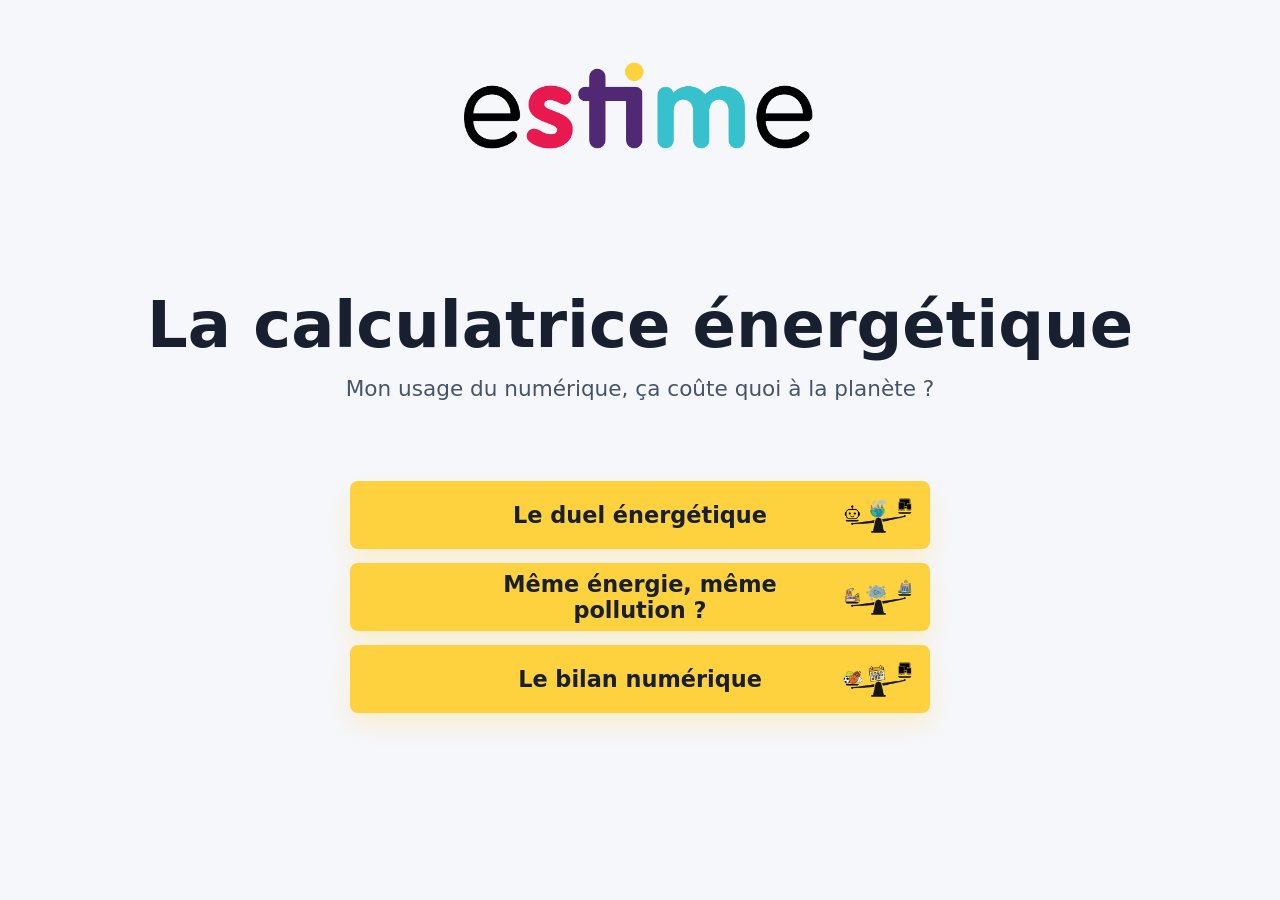
<file: index.html>
<!doctype html>
<html lang="fr">
<head>
    <meta charset="utf-8">
    <meta name="viewport" content="width=device-width, initial-scale=1">
    <title>La calculatrice énergétique</title>
    <link rel="stylesheet" href="styles.css">
    <script src="scripts/script.js" defer></script>
</head>
<body class="welcome-page">
    <header class="welcome-header">
        <img src="images/estime_logo_RGB.png" alt="Estime" width="3136" height="1438">
    </header>
    <main class="welcome-content">
        <h1>La calculatrice énergétique</h1>
        <p>Mon usage du numérique, ça coûte quoi à la planète&nbsp;?</p>
        <nav class="welcome-challenges" aria-label="Défis">
            <a class="primary-button welcome-button-with-icon" href="duel.html" target="_blank" rel="noopener">
                <span>Le duel énergétique</span>
                <img src="images/scale.png" alt="">
            </a>
            <a class="primary-button welcome-button-with-icon" href="pollution.html" target="_blank" rel="noopener">
                <span>Même énergie, même pollution&nbsp;?</span>
                <img src="images/pollution.png" alt="">
            </a>
            <a class="primary-button welcome-button-with-icon" href="bilan.html" target="_blank" rel="noopener">
                <span>Le bilan numérique</span>
                <img src="images/journee.png" alt="">
            </a>
        </nav>
    </main>
</body>
</html>
</file>
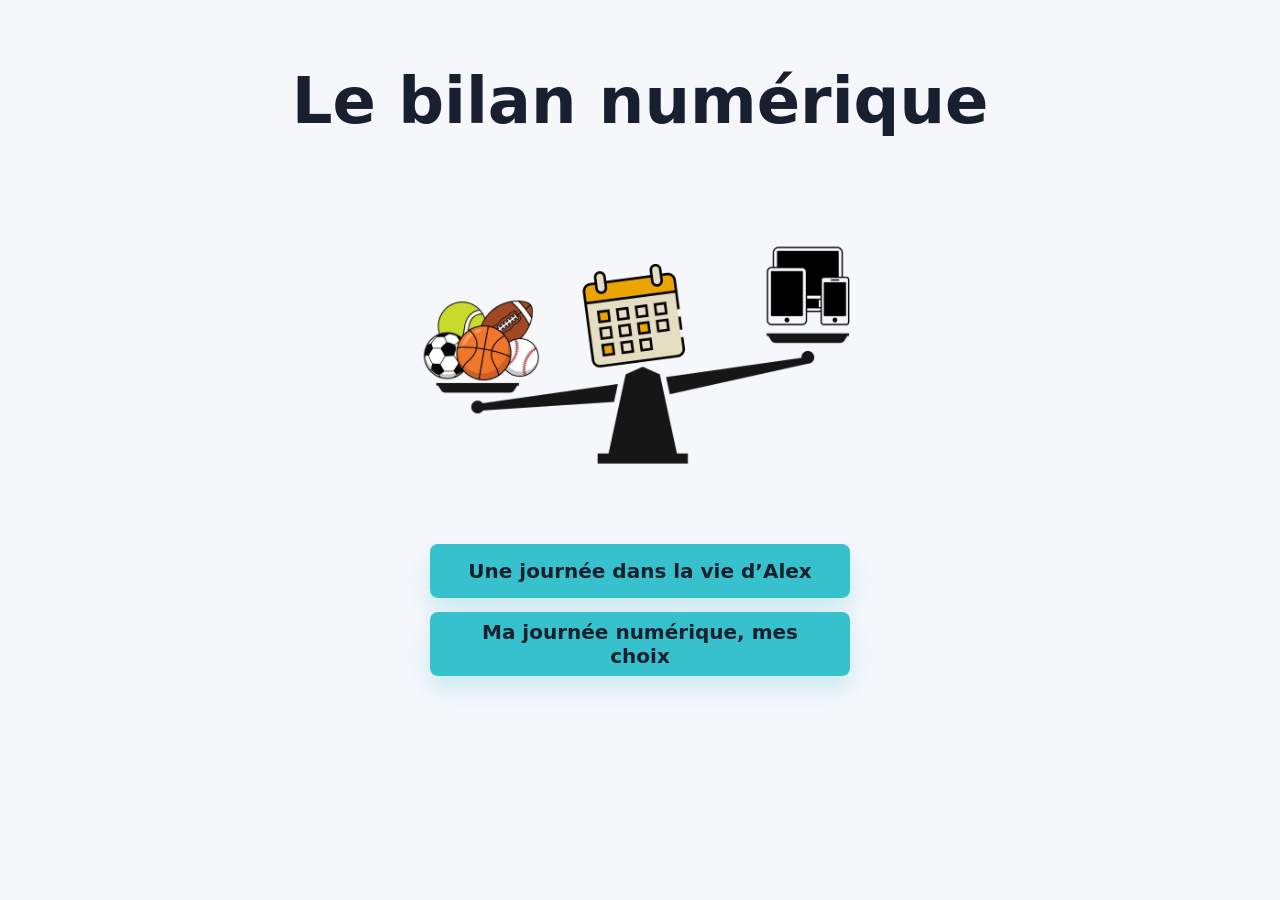
<file: bilan.html>
<!doctype html>
<html lang="fr">
<head>
    <meta charset="utf-8">
    <meta name="viewport" content="width=device-width, initial-scale=1">
    <title>Le bilan numérique</title>
    <link rel="stylesheet" href="styles.css">
</head>
<body class="duel-page">
    <main class="duel duel-intro">
        <h1>Le bilan numérique</h1>
        <img src="images/journee.png" alt="">
        <nav class="day-intro-actions" aria-label="Choisir une journée">
            <a class="primary-button intro-ready" href="journee-alex.html" target="_blank" rel="noopener">Une journée dans la vie d’Alex</a>
            <a class="primary-button intro-ready" href="ma-journee.html" target="_blank" rel="noopener">Ma journée numérique, mes choix</a>
        </nav>
    </main>
</body>
</html>
</file>
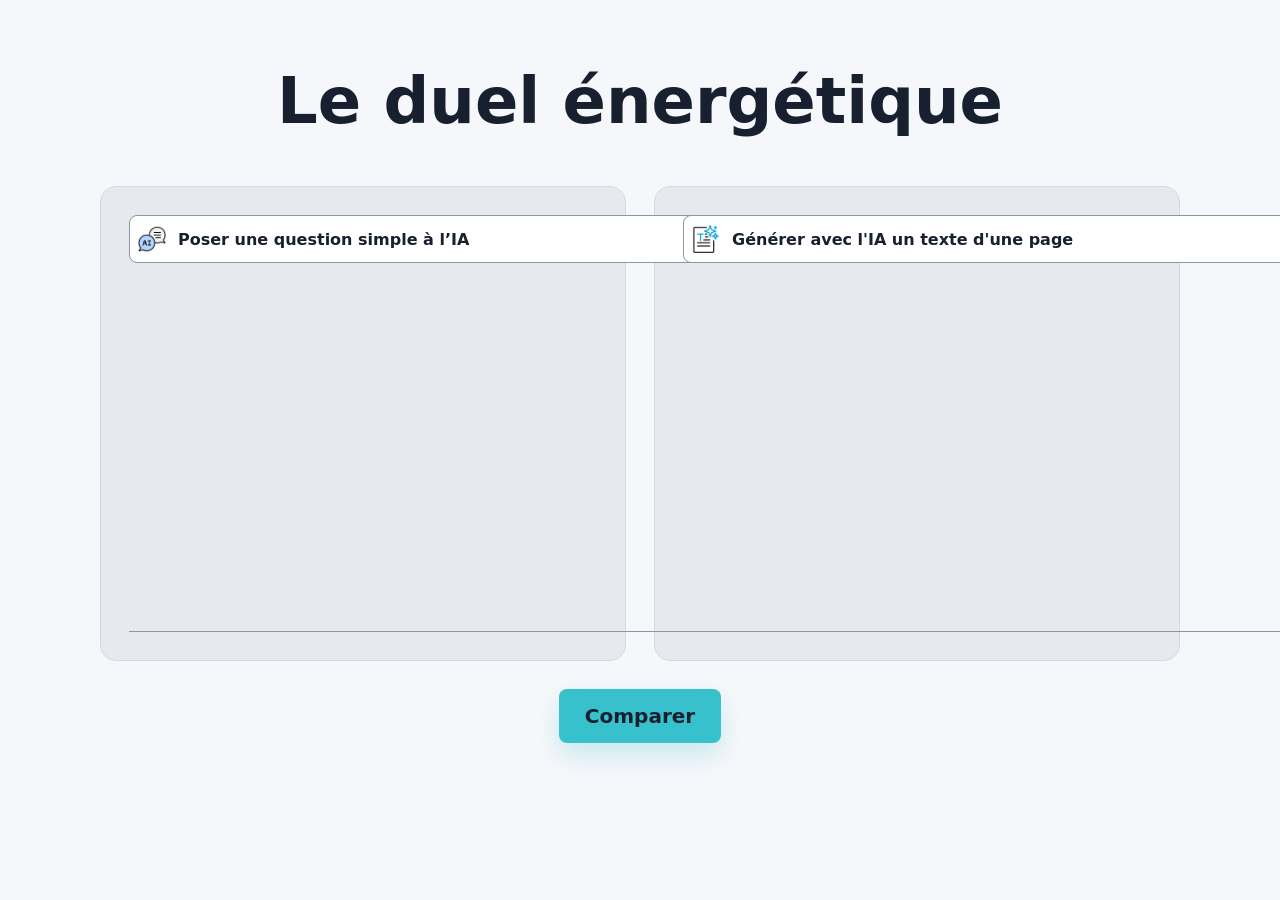
<file: calculatrice.html>
<!doctype html>
<html lang="fr">
<head>
    <meta charset="utf-8">
    <meta name="viewport" content="width=device-width, initial-scale=1">
    <title>Le duel énergétique</title>
    <link rel="stylesheet" href="styles.css">
    <script src="scripts/activites.js" defer></script>
    <script src="scripts/script.js" defer></script>
</head>
<body class="duel-page">
    <main class="duel">
        <h1>Le duel énergétique</h1>
        <form class="duel-columns" id="duel-form">
            <section class="duel-side" aria-label="Côté gauche">
                <div class="activity-picker">
                    <select id="activity-left" aria-label="Activité de gauche" required>
                        <button type="button"><selectedcontent></selectedcontent></button>
                    </select>
                    <details class="activity-help" hidden>
                        <summary aria-label="Détails sur l’activité de gauche">?</summary>
                        <div class="activity-message"></div>
                    </details>
                </div>
                <div class="duel-chart">
                    <div class="energy-bar" aria-hidden="true"></div>
                    <output class="energy-value" for="activity-left"></output>
                </div>
            </section>
            <section class="duel-side" aria-label="Côté droit">
                <div class="activity-picker">
                    <select id="activity-right" aria-label="Activité de droite" required>
                        <button type="button"><selectedcontent></selectedcontent></button>
                    </select>
                    <details class="activity-help" hidden>
                        <summary aria-label="Détails sur l’activité de droite">?</summary>
                        <div class="activity-message"></div>
                    </details>
                </div>
                <div class="duel-chart">
                    <div class="energy-bar" aria-hidden="true"></div>
                    <output class="energy-value" for="activity-right"></output>
                </div>
            </section>
            <button class="primary-button duel-compare" type="submit">Comparer</button>
        </form>
    </main>
</body>
</html>
</file>
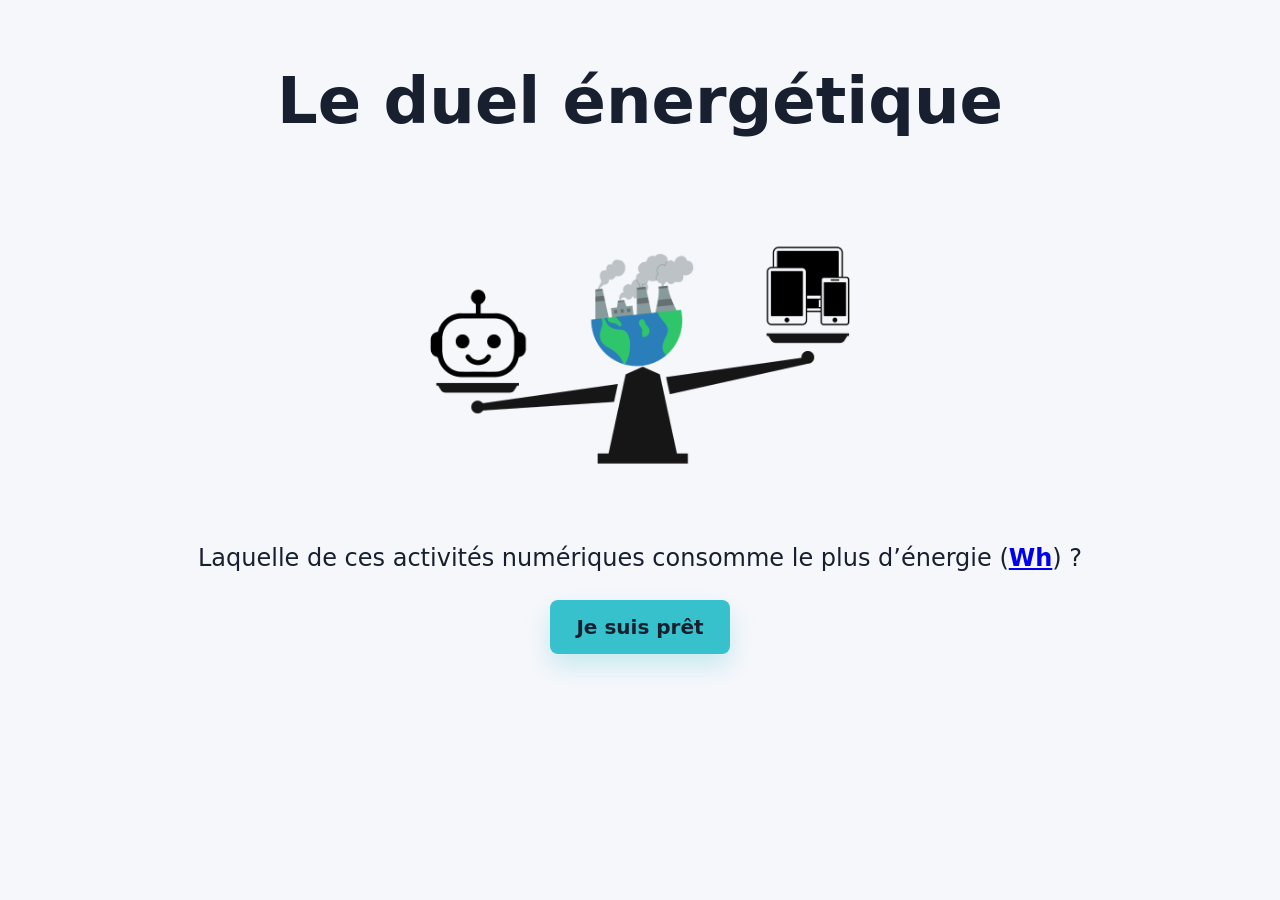
<file: duel.html>
<!doctype html>
<html lang="fr">
<head>
    <meta charset="utf-8">
    <meta name="viewport" content="width=device-width, initial-scale=1">
    <title>Le duel énergétique</title>
    <link rel="stylesheet" href="styles.css">
    <script src="scripts/script.js" defer></script>
</head>
<body class="duel-page">
    <main class="duel duel-intro">
        <h1>Le duel énergétique</h1>
        <img src="images/scale.png" alt="Balance à deux plateaux">
        <p>Laquelle de ces activités numériques consomme le plus d’énergie (<a id="wh-link" href="images/Wh.png" data-dialog="wh-dialog" aria-haspopup="dialog"><strong>Wh</strong></a>)&nbsp;?</p>
        <a class="primary-button duel-ready" href="duels.html?duel=1">Je suis prêt</a>
        <dialog class="intro-dialog" id="wh-dialog" aria-labelledby="wh-dialog-title">
            <header class="dialog-header">
                <h2 id="wh-dialog-title">Le wattheure (Wh)</h2>
                <form method="dialog"><button type="submit" autofocus>Fermer</button></form>
            </header>
            <img src="images/Wh.png" alt="Illustration explicative du wattheure (Wh)" width="1672" height="941">
        </dialog>
    </main>
</body>
</html>
</file>
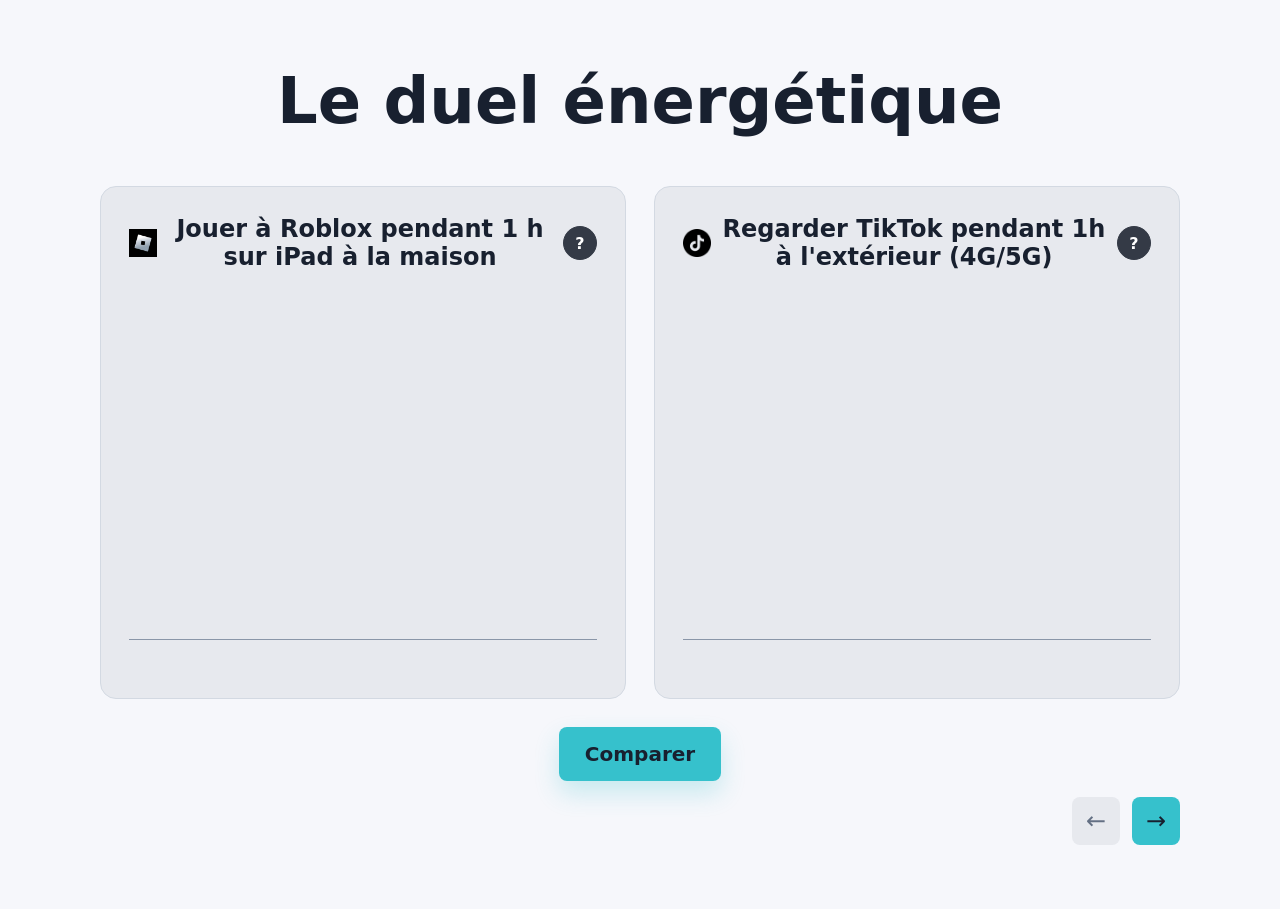
<file: duels.html>
<!doctype html>
<html lang="fr">
<head>
    <meta charset="utf-8">
    <meta name="viewport" content="width=device-width, initial-scale=1">
    <title>Le duel énergétique</title>
    <link rel="stylesheet" href="styles.css">
    <script src="scripts/activites.js" defer></script>
    <script src="scripts/duels.js" defer></script>
    <script src="scripts/script.js" defer></script>
</head>
<body class="duel-page">
    <main class="duel">
        <h1>Le duel énergétique</h1>
        <form class="duel-columns" id="duel-form" data-preset>
            <section class="duel-side" aria-label="Côté gauche">
                <div class="activity-picker">
                    <h2 class="duel-activity" id="duel-left"><img class="activity-icon" alt=""><span></span></h2>
                    <select hidden disabled id="activity-left" aria-label="Activité de gauche" required>
                        <button type="button"><selectedcontent></selectedcontent></button>
                    </select>
                    <details class="activity-help" hidden>
                        <summary aria-label="Détails sur l’activité de gauche">?</summary>
                        <div class="activity-message"></div>
                    </details>
                </div>
                <div class="duel-chart">
                    <div class="energy-bar" aria-hidden="true"></div>
                    <output class="energy-value" aria-label="Énergie du côté gauche"></output>
                    <div class="energy-factor"><output class="energy-factor-badge" hidden></output></div>
                </div>
                <div class="energy-bike">
                    <svg xmlns="http://www.w3.org/2000/svg" viewBox="0 0 24 18" fill="none" stroke="currentColor" aria-hidden="true" stroke-width="1.7" stroke-linecap="round" stroke-linejoin="round">
                        <circle cx="5" cy="12.5" r="4"/>
                        <circle cx="19" cy="12.5" r="4"/>
                        <path d="m5 12.5 4-7 4 7H5m4-7h7m-3 7 3-7m3 7-4.5-10H18M7.5 3.5h3"/>
                    </svg>
                    <span></span>
                </div>
            </section>
            <section class="duel-side" aria-label="Côté droit">
                <div class="activity-picker">
                    <h2 class="duel-activity" id="duel-right"><img class="activity-icon" alt=""><span></span></h2>
                    <select hidden disabled id="activity-right" aria-label="Activité de droite" required>
                        <button type="button"><selectedcontent></selectedcontent></button>
                    </select>
                    <details class="activity-help" hidden>
                        <summary aria-label="Détails sur l’activité de droite">?</summary>
                        <div class="activity-message"></div>
                    </details>
                </div>
                <div class="duel-chart">
                    <div class="energy-bar" aria-hidden="true"></div>
                    <output class="energy-value" aria-label="Énergie du côté droit"></output>
                    <div class="energy-factor"><output class="energy-factor-badge" hidden></output></div>
                </div>
                <div class="energy-bike">
                    <svg xmlns="http://www.w3.org/2000/svg" viewBox="0 0 24 18" fill="none" stroke="currentColor" aria-hidden="true" stroke-width="1.7" stroke-linecap="round" stroke-linejoin="round">
                        <circle cx="5" cy="12.5" r="4"/>
                        <circle cx="19" cy="12.5" r="4"/>
                        <path d="m5 12.5 4-7 4 7H5m4-7h7m-3 7 3-7m3 7-4.5-10H18M7.5 3.5h3"/>
                    </svg>
                    <span></span>
                </div>
            </section>
            <button class="primary-button duel-compare" type="submit">Comparer</button>
        </form>
        <nav class="duel-navigation" aria-label="Navigation entre les duels">
            <a class="duel-arrow" id="duel-previous" aria-label="Duel précédent">←</a>
            <a class="duel-arrow" id="duel-next" aria-label="Duel suivant">→</a>
        </nav>
    </main>
</body>
</html>
</file>
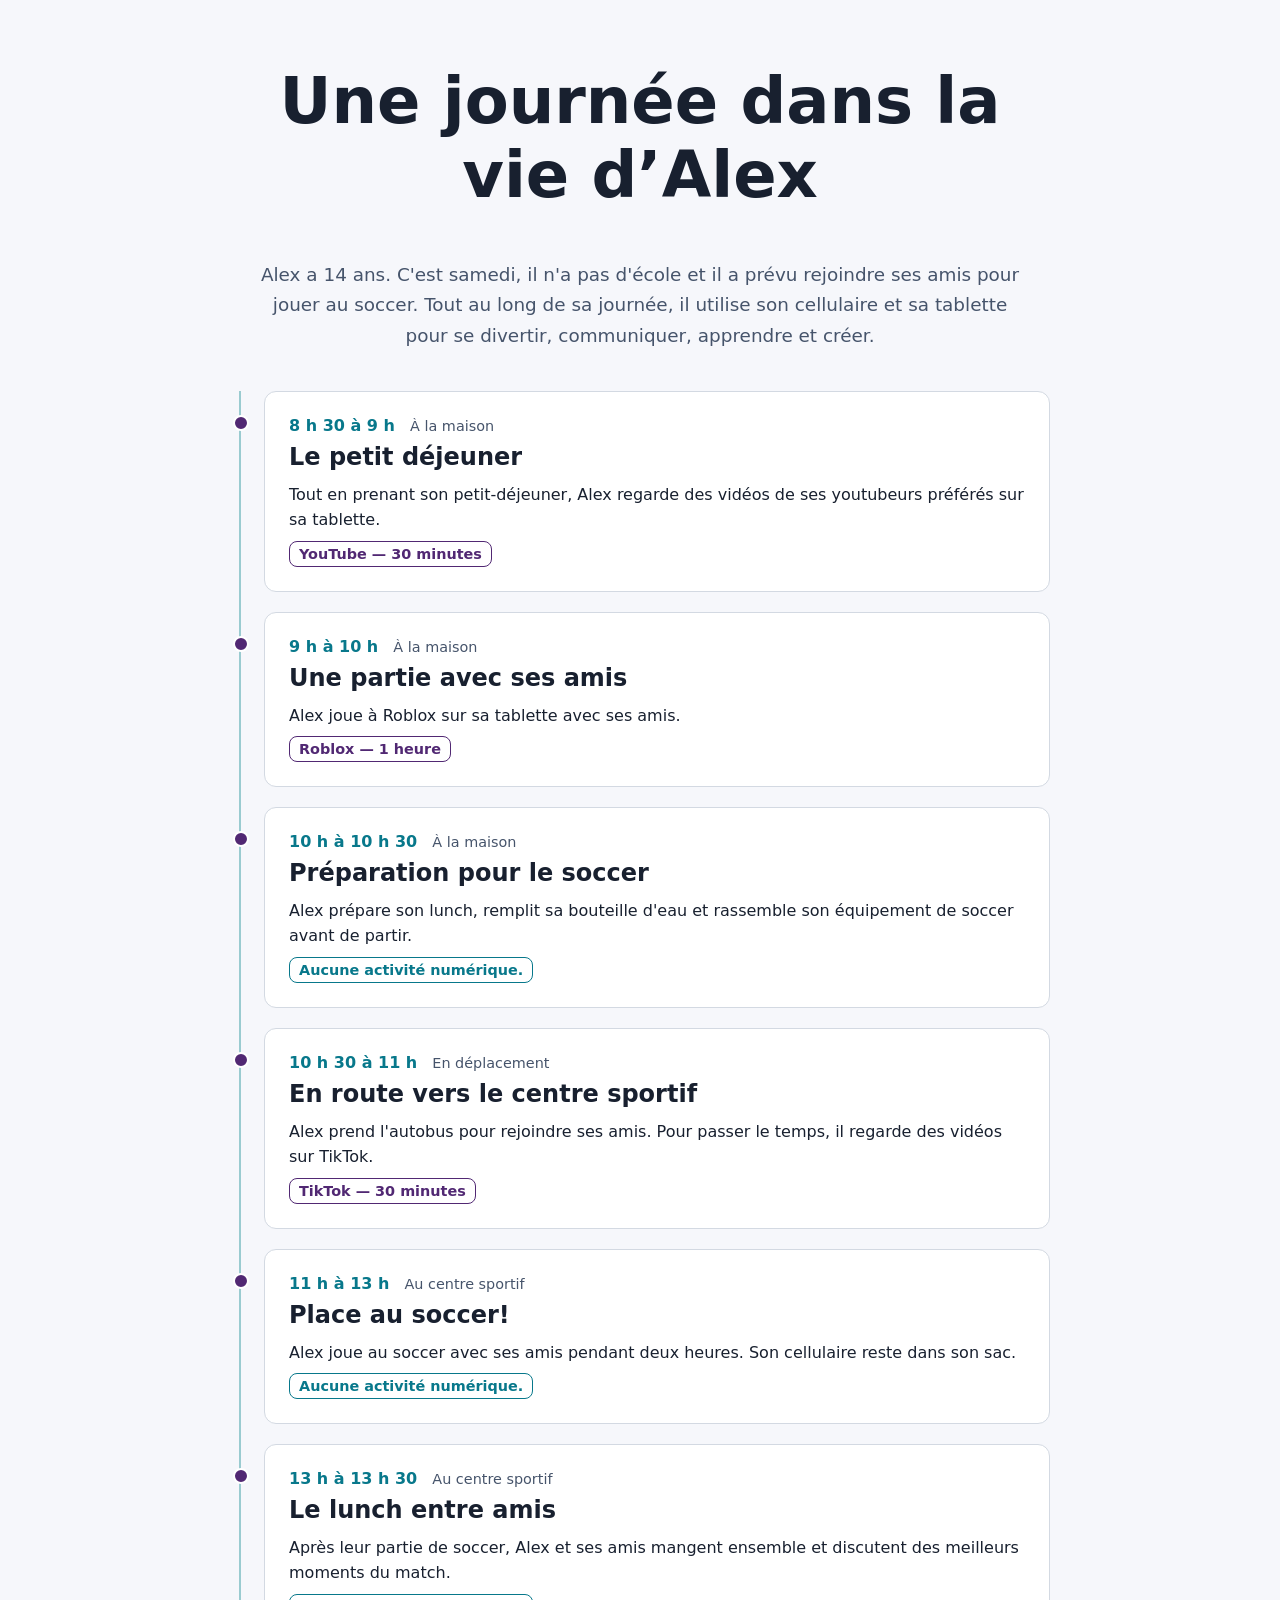
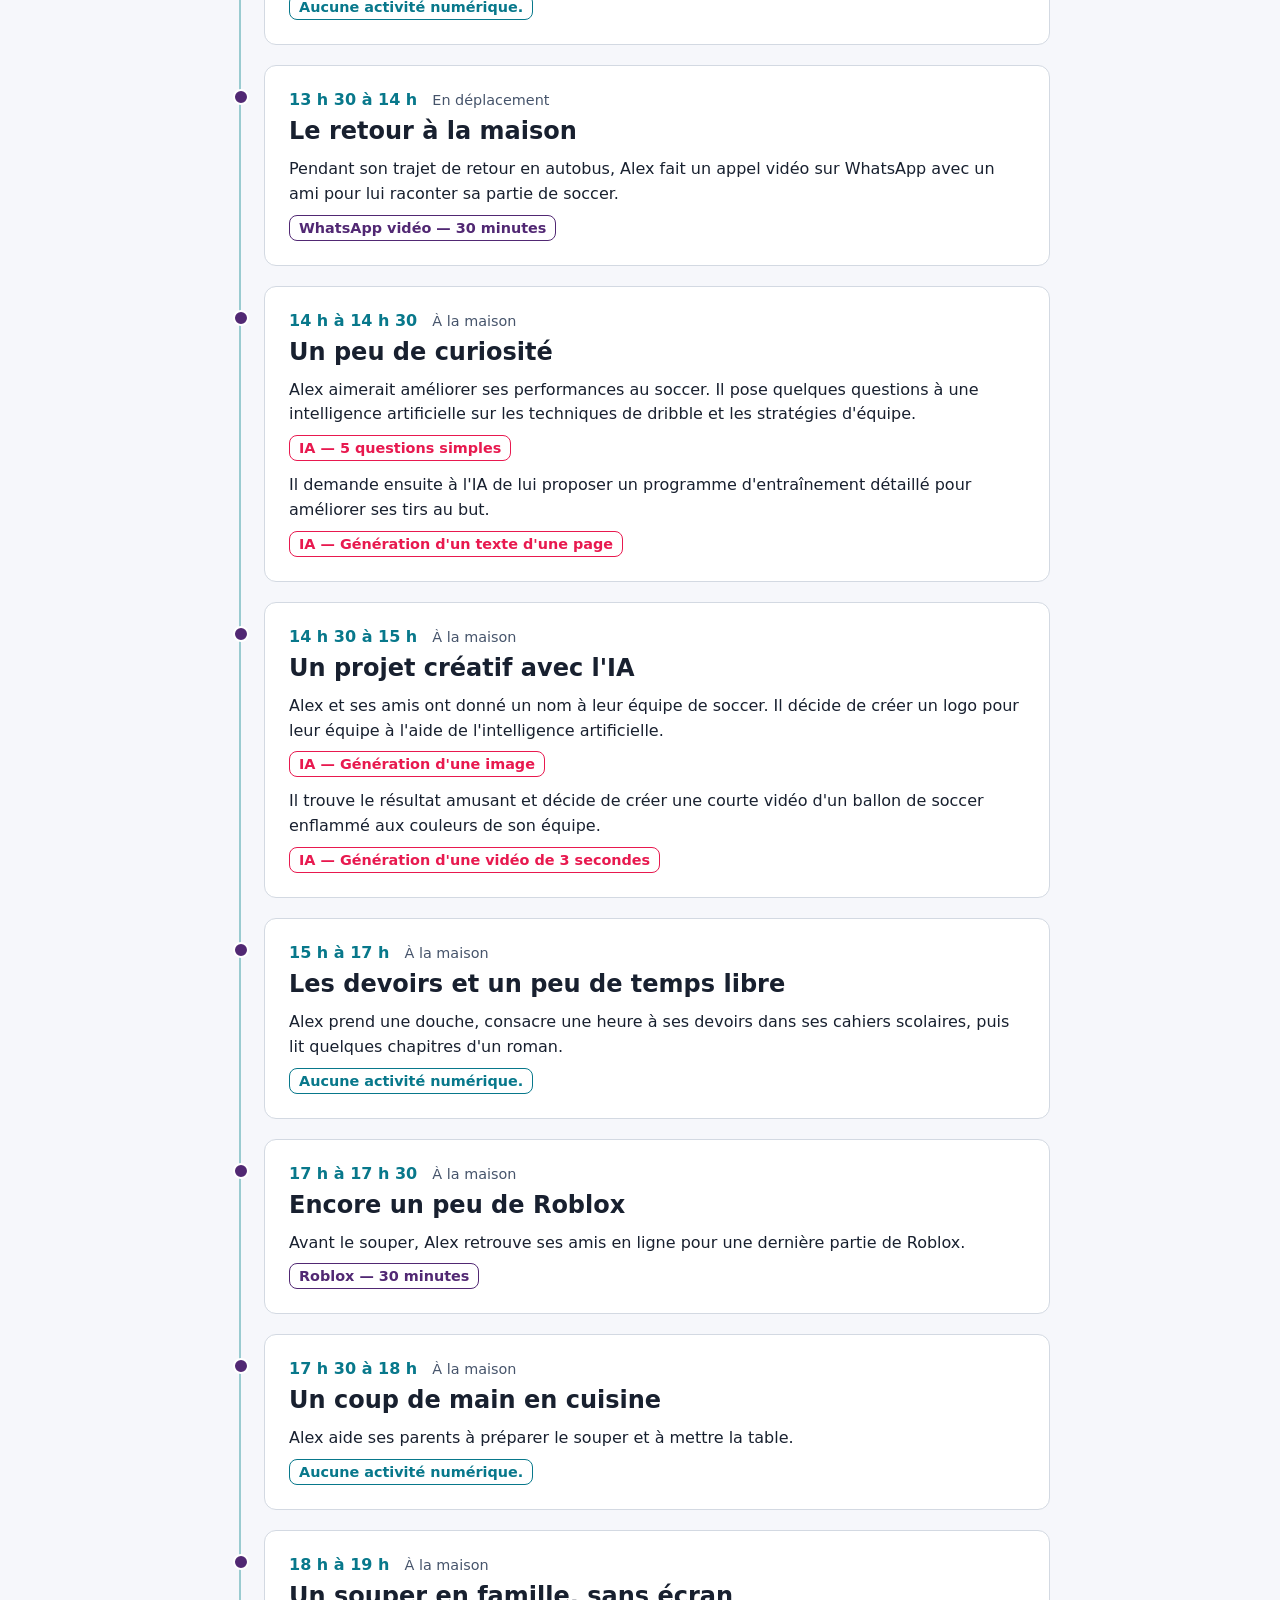
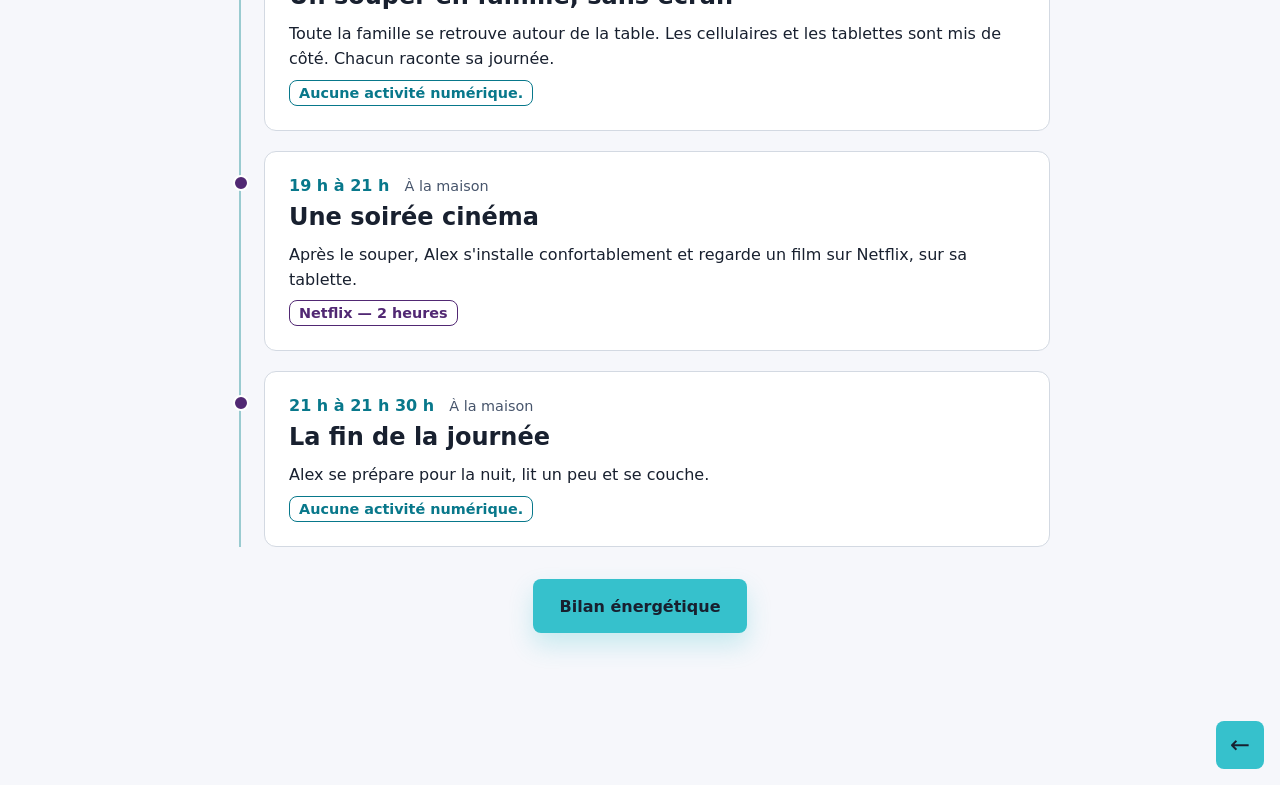
<file: journee-alex.html>
<!doctype html>
<html lang="fr">
<head>
    <meta charset="utf-8">
    <meta name="viewport" content="width=device-width, initial-scale=1">
    <title>Une journée dans la vie d’Alex</title>
    <link rel="stylesheet" href="styles.css">
    <script src="scripts/activites.js" defer></script>
    <script src="scripts/pollution.js" defer></script>
    <script src="scripts/script.js" defer></script>
    <script src="scripts/journee.js" defer></script>
</head>
<body class="duel-page">
    <main class="duel alex-day">
        <header class="alex-intro">
            <h1>Une journée dans la vie d’Alex</h1>
            <p>Alex a 14 ans. C'est samedi, il n'a pas d'école et il a prévu rejoindre ses amis pour jouer au soccer. Tout au long de sa journée, il utilise son cellulaire et sa tablette pour se divertir, communiquer, apprendre et créer.</p>
        </header>
        <ol class="alex-timeline" id="alex-timeline" aria-label="Le samedi d’Alex"></ol>
        <template id="alex-event">
            <li class="alex-event">
                <header>
                    <span class="alex-time"></span>
                    <span class="alex-place"></span>
                    <h2></h2>
                </header>
                <div class="alex-event-details"></div>
            </li>
        </template>
        <div class="alex-actions">
            <button class="primary-button" type="button" data-dialog="alex-energy-dialog" aria-haspopup="dialog">Bilan énergétique</button>
        </div>
        <dialog class="intro-dialog alex-dialog alex-energy-dialog" id="alex-energy-dialog" aria-labelledby="alex-energy-title">
            <header class="dialog-header">
                <h2 id="alex-energy-title">Le bilan de la journée</h2>
                <form method="dialog"><button autofocus>Fermer</button></form>
            </header>
            <section class="day-builder-section" aria-labelledby="alex-consumption-title">
                <div class="day-builder-row">
                    <div><h2 id="alex-consumption-title">Consommation énergétique</h2><p class="day-figure" id="alex-energy"></p></div>
                    <div class="day-builder-bike">
                        <svg viewBox="0 0 24 18" fill="none" stroke="currentColor" aria-hidden="true" stroke-width="1.7" stroke-linecap="round" stroke-linejoin="round">
                            <circle cx="5" cy="12.5" r="4"/>
                            <circle cx="19" cy="12.5" r="4"/>
                            <path d="m5 12.5 4-7 4 7H5m4-7h7m-3 7 3-7m3 7-4.5-10H18M7.5 3.5h3"/>
                        </svg>
                        <span id="alex-bike"></span>
                        <small>Équivalent à vélo</small>
                    </div>
                </div>
                <div class="day-meter">
                    <div class="day-energy-segments" id="alex-energy-stack" role="group" aria-label="Consommation par activité"></div>
                    <span class="energy-segment-tooltip" id="alex-energy-tooltip" aria-hidden="true" hidden></span>
                </div>
                <ul class="alex-segment-legend" id="alex-segment-legend" aria-label="Énergie par activité"></ul>
            </section>
            <section class="day-builder-section" aria-labelledby="alex-ges-title">
                <div class="day-builder-row">
                    <div><h2 id="alex-ges-title">Émissions de GES</h2><p class="day-figure" id="alex-emissions"></p></div>
                    <small id="alex-hydro"></small>
                </div>
                <div class="day-meter" aria-hidden="true"><div class="day-meter-fill" id="alex-ges-fill"></div></div>
            </section>
            <section class="day-builder-section" aria-labelledby="alex-connected-title">
                <h2 id="alex-connected-title">Temps connecté</h2>
                <p class="day-figure" id="alex-connected-time"></p>
                <div class="day-meter"><div class="day-meter-fill alex-connected-fill" id="alex-connected-fill"></div></div>
            </section>
            <section class="day-builder-section" aria-labelledby="alex-activities-title">
                <h2 id="alex-activities-title">Activités numériques d’Alex</h2>
                <div class="day-activity day-activity-head alex-activity-row">
                    <small class="day-activity-duration">Durée</small>
                    <small class="day-activity-energy">Énergie</small>
                </div>
                <div id="alex-activity-list"></div>
            </section>
            <section class="day-builder-section" aria-labelledby="alex-ai-title">
                <h2 id="alex-ai-title">Activités d’Alex avec l’IA</h2>
                <div class="day-activity day-activity-head alex-activity-row">
                    <small class="day-activity-duration">Durée</small>
                    <small class="day-activity-energy">Énergie</small>
                </div>
                <div id="alex-ai-list"></div>
                <template id="alex-activity-row">
                    <div class="day-activity alex-activity-row">
                        <span class="day-activity-stripe" aria-hidden="true"></span>
                        <div class="day-activity-name"><img alt="" width="28" height="28"><strong></strong></div>
                        <span class="day-activity-duration"></span>
                        <span class="day-activity-energy"></span>
                    </div>
                </template>
            </section>
        </dialog>
    </main>
    <footer class="day-return day-builder-return">
        <a class="duel-arrow" href="bilan.html" aria-label="Retour au bilan numérique">←</a>
    </footer>
</body>
</html>
</file>
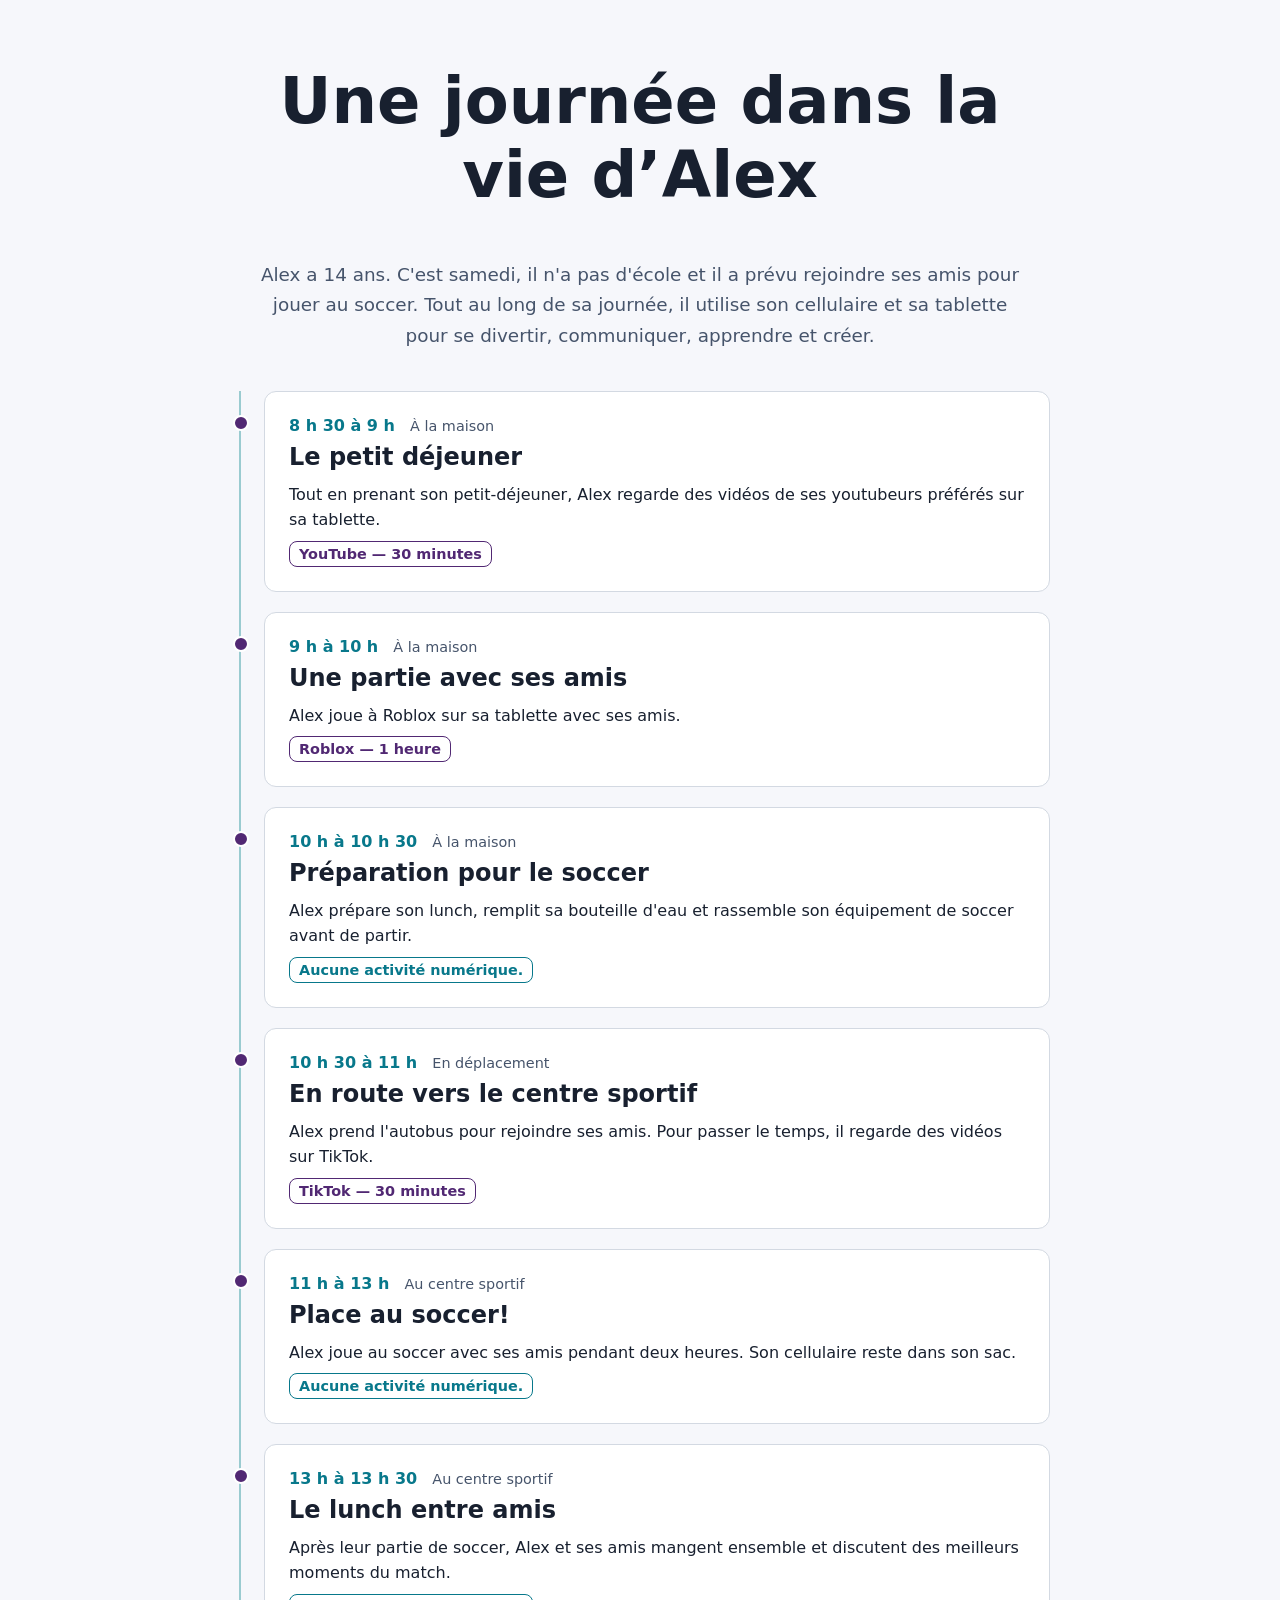
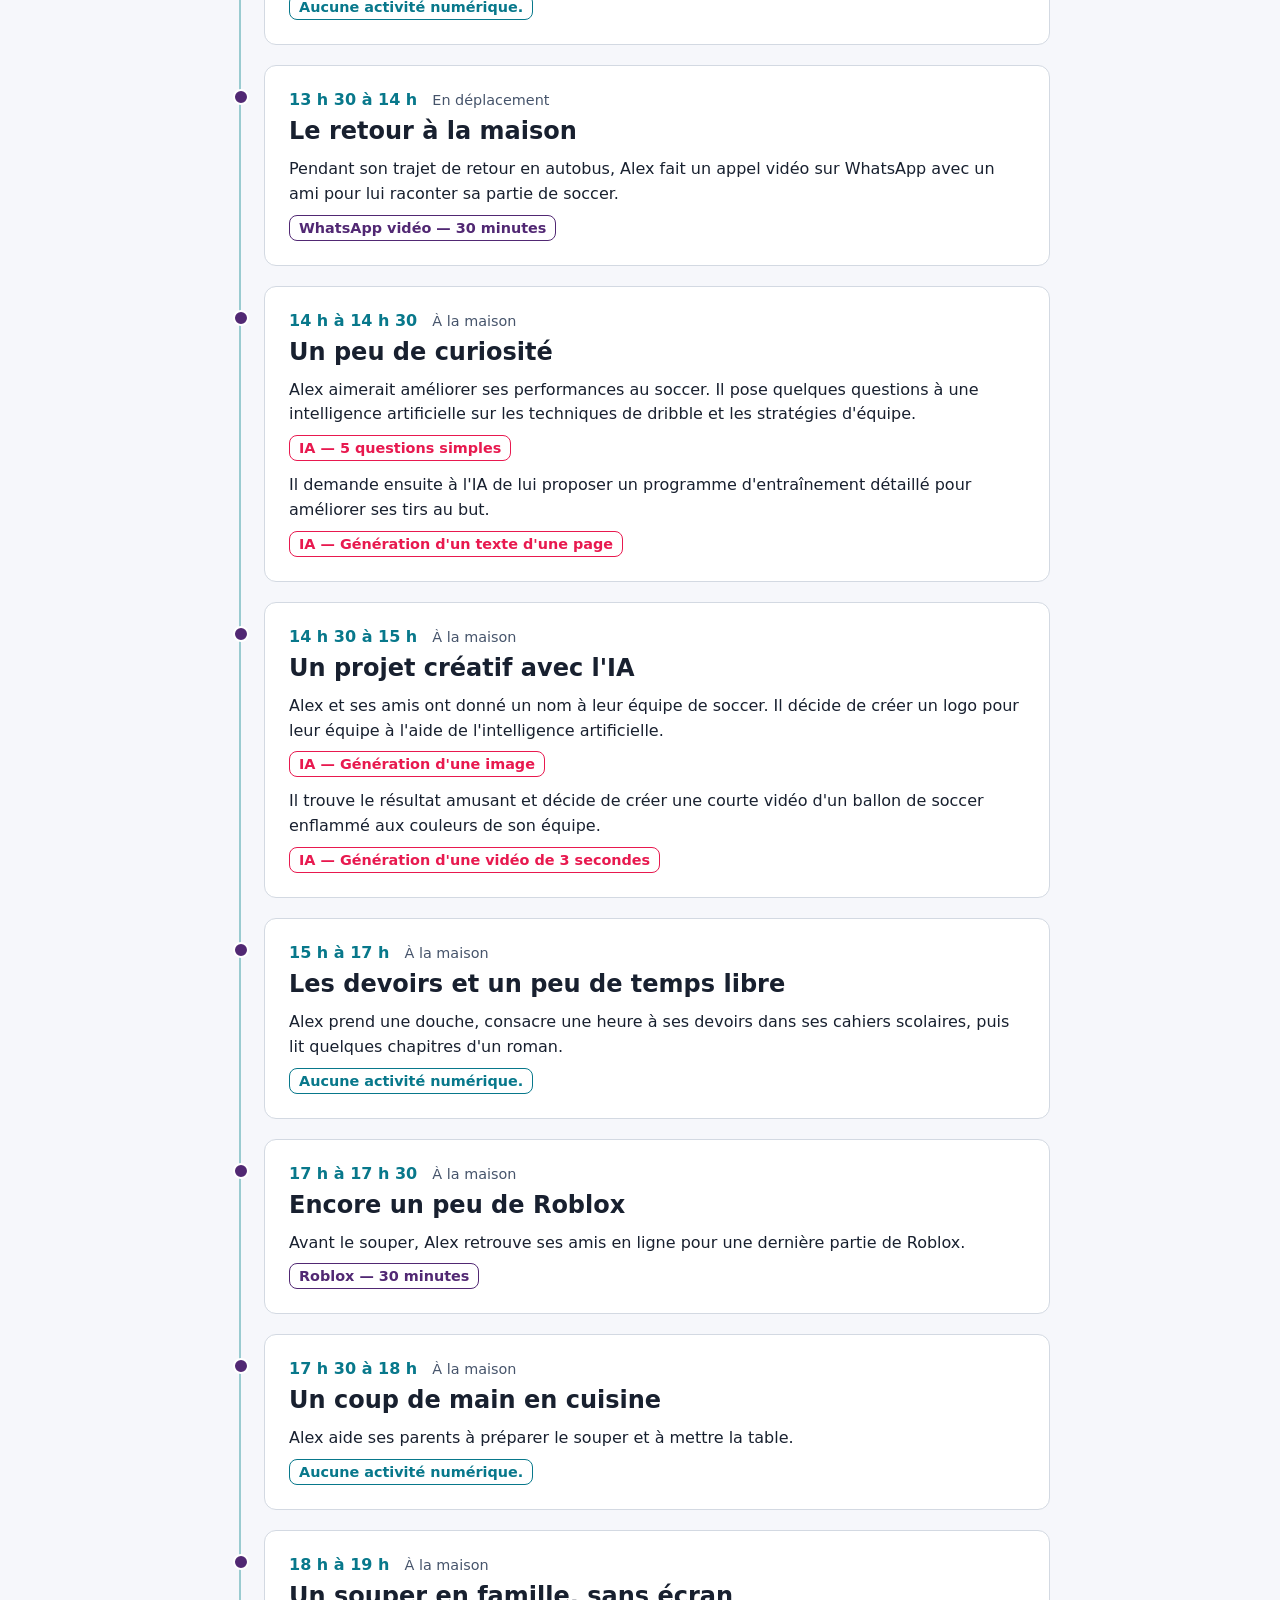
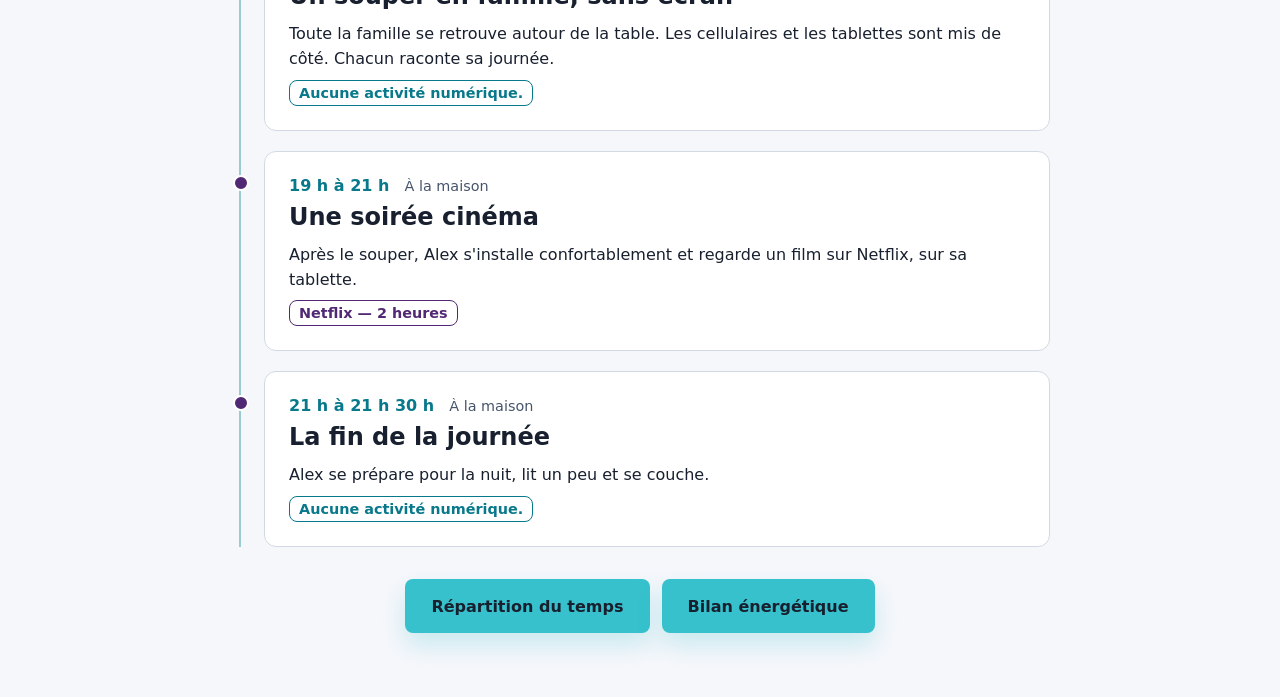
<file: journee.html>
<!doctype html>
<html lang="fr">
<head>
    <meta charset="utf-8">
    <meta name="viewport" content="width=device-width, initial-scale=1">
    <title>Une journée dans la vie d’Alex</title>
    <link rel="stylesheet" href="styles.css">
    <script src="activites.js" defer></script>
    <script src="pollution.js" defer></script>
    <script src="script.js" defer></script>
    <script src="journee.js" defer></script>
</head>
<body class="duel-page">
    <main class="duel alex-day">
        <header class="alex-intro">
            <h1>Une journée dans la vie d’Alex</h1>
            <p>Alex a 14 ans. C'est samedi, il n'a pas d'école et il a prévu rejoindre ses amis pour jouer au soccer. Tout au long de sa journée, il utilise son cellulaire et sa tablette pour se divertir, communiquer, apprendre et créer.</p>
        </header>
        <ol class="alex-timeline" id="alex-timeline" aria-label="Le samedi d’Alex"></ol>
        <template id="alex-event">
            <li class="alex-event">
                <header>
                    <span class="alex-time"></span>
                    <span class="alex-place"></span>
                    <h2></h2>
                </header>
                <div class="alex-event-details"></div>
            </li>
        </template>
        <div class="alex-actions">
            <button class="primary-button" type="button" data-dialog="alex-time-dialog" aria-haspopup="dialog">Répartition du temps</button>
            <button class="primary-button" type="button" data-dialog="alex-energy-dialog" aria-haspopup="dialog">Bilan énergétique</button>
        </div>
        <dialog class="intro-dialog alex-dialog" id="alex-time-dialog" aria-labelledby="alex-time-title">
            <header class="dialog-header">
                <h2 id="alex-time-title">Répartition du temps</h2>
                <form method="dialog"><button autofocus>Fermer</button></form>
            </header>
            <div class="alex-donut"><span id="alex-total-time"></span></div>
            <ul class="alex-legend" id="alex-legend"></ul>
        </dialog>
        <dialog class="intro-dialog alex-dialog alex-energy-dialog" id="alex-energy-dialog" aria-labelledby="alex-energy-title">
            <header class="dialog-header">
                <h2 id="alex-energy-title">Le bilan de la journée</h2>
                <form method="dialog"><button autofocus>Fermer</button></form>
            </header>
            <div class="alex-energy-layout">
                <div class="alex-energy-totals">
                    <h3>Énergie</h3>
                    <p class="alex-chart-total" id="alex-energy"></p>
                    <p class="alex-chart-note alex-bike-time">
                        <svg viewBox="0 0 24 18" fill="none" stroke="currentColor" aria-hidden="true" stroke-width="1.7" stroke-linecap="round" stroke-linejoin="round">
                            <circle cx="5" cy="12.5" r="4"/>
                            <circle cx="19" cy="12.5" r="4"/>
                            <path d="m5 12.5 4-7 4 7H5m4-7h7m-3 7 3-7m3 7-4.5-10H18M7.5 3.5h3"/>
                        </svg>
                        <span id="alex-bike"></span>
                    </p>
                    <h3>Émissions de GES</h3>
                    <p class="alex-chart-total" id="alex-emissions"></p>
                    <p class="alex-chart-note" id="alex-hydro"></p>
                </div>
                <div class="alex-energy-bar" id="alex-energy-stack" aria-hidden="true"></div>
                <div class="alex-segment-labels">
                    <svg class="alex-segment-links" viewBox="0 0 100 100" preserveAspectRatio="none" aria-hidden="true"></svg>
                    <ul class="alex-segment-legend" id="alex-segment-legend" aria-label="Énergie par activité"></ul>
                </div>
            </div>
        </dialog>
    </main>
</body>
</html>
</file>
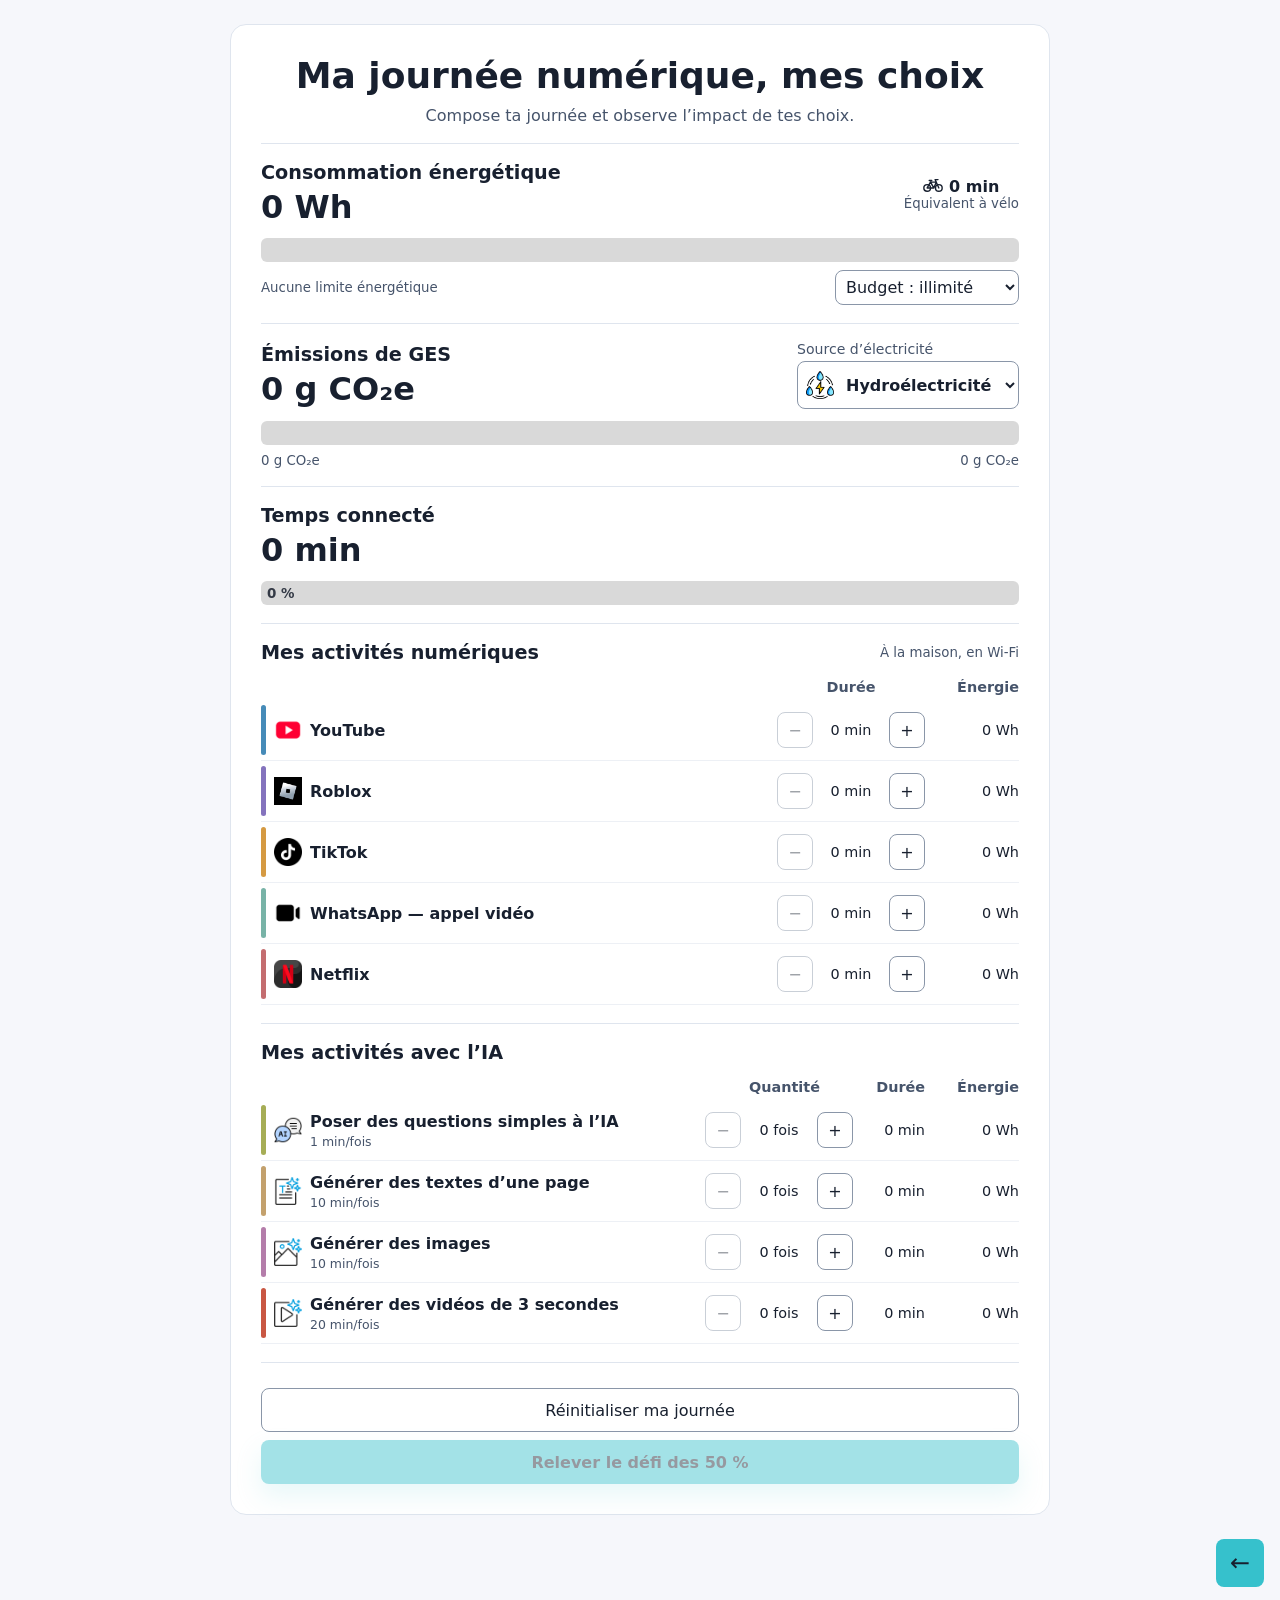
<file: ma-journee.html>
<!doctype html>
<html lang="fr">
<head>
    <meta charset="utf-8">
    <meta name="viewport" content="width=device-width, initial-scale=1">
    <title>Ma journée numérique, mes choix</title>
    <link rel="stylesheet" href="styles.css">
    <script src="scripts/activites.js" defer></script>
    <script src="scripts/pollution.js" defer></script>
    <script src="scripts/script.js" defer></script>
    <script src="scripts/ma-journee.js" defer></script>
</head>
<body class="duel-page">
    <main class="day-builder" id="day-builder">
        <header class="day-builder-intro">
            <h1>Ma journée numérique, mes choix</h1>
            <p id="day-instruction">Compose ta journée et observe l’impact de tes choix.</p>
            <strong id="day-mode" hidden>Défi des 50 %</strong>
        </header>

        <section class="day-builder-section" aria-labelledby="day-energy-title">
            <div class="day-builder-row">
                <div><h2 id="day-energy-title">Consommation énergétique</h2><output class="day-figure" id="day-energy"></output></div>
                <div class="day-builder-bike">
                    <svg viewBox="0 0 24 18" fill="none" stroke="currentColor" aria-hidden="true" stroke-width="1.7" stroke-linecap="round" stroke-linejoin="round">
                        <circle cx="5" cy="12.5" r="4"/><circle cx="19" cy="12.5" r="4"/>
                        <path d="m5 12.5 4-7 4 7H5m4-7h7m-3 7 3-7m3 7-4.5-10H18M7.5 3.5h3"/>
                    </svg>
                    <output id="day-bike"></output>
                    <small>Équivalent à vélo</small>
                </div>
            </div>
            <div class="day-meter" id="day-energy-meter">
                <div class="day-energy-segments" role="group" aria-label="Consommation par activité"></div>
                <span class="day-target-marker" hidden></span><span class="day-target-label" hidden></span>
                <span class="energy-segment-tooltip" aria-hidden="true" hidden></span>
            </div>
            <div class="day-builder-row">
                <small id="day-budget-status"></small>
                <select id="day-budget" aria-label="Budget énergétique">
                    <option value="Infinity">Budget : illimité</option>
                    <option value="100">Budget : 100 Wh</option>
                    <option value="200">Budget : 200 Wh</option>
                    <option value="500">Budget : 500 Wh</option>
                    <option value="1000">Budget : 1 000 Wh</option>
                </select>
                <small id="day-challenge-budget" hidden></small>
            </div>
            <div class="day-builder-row day-original" id="day-original" hidden>
                <small id="day-original-energy"></small><small id="day-energy-change"></small>
            </div>
        </section>

        <section class="day-builder-section" aria-labelledby="day-ges-title">
            <div class="day-builder-row">
                <div><h2 id="day-ges-title">Émissions de GES</h2><output class="day-figure" id="day-ges"></output></div>
                <div class="day-source-control">
                    <label for="day-source">Source d’électricité</label>
                    <div class="day-source-picker activity-picker">
                        <select id="day-source">
                            <button type="button"><selectedcontent></selectedcontent></button>
                        </select>
                    </div>
                    <small id="day-source-lock" hidden>Source verrouillée pendant le défi</small>
                </div>
            </div>
            <div class="day-meter" id="day-ges-meter" aria-hidden="true">
                <div class="day-meter-fill"></div>
                <span class="day-target-marker" hidden></span><span class="day-target-label" hidden></span>
            </div>
            <div class="day-builder-row"><small>0 g CO₂e</small><small id="day-ges-scale"></small></div>
        </section>

        <section class="day-builder-section" aria-labelledby="day-time-title">
            <h2 id="day-time-title">Temps connecté</h2>
            <output class="day-figure" id="day-time"></output>
            <div class="day-meter day-time-meter" id="day-time-meter">
                <div class="day-meter-fill"></div><span class="day-time-percent"></span>
            </div>
            <p class="day-error" id="day-time-warning" hidden></p>
        </section>

        <section class="day-builder-section" aria-labelledby="day-digital-title">
            <div class="day-builder-row"><h2 id="day-digital-title">Mes activités numériques</h2><small>À la maison, en Wi-Fi</small></div>
            <div class="day-activity day-activity-head">
                <small class="day-activity-quantity">Durée</small>
                <small class="day-activity-energy">Énergie</small>
            </div>
            <div id="day-digital-list"></div>
        </section>
        <section class="day-builder-section" aria-labelledby="day-ai-title">
            <h2 id="day-ai-title">Mes activités avec l’IA</h2>
            <div class="day-activity day-activity-ai day-activity-head">
                <small class="day-activity-quantity">Quantité</small>
                <small class="day-activity-duration">Durée</small>
                <small class="day-activity-energy">Énergie</small>
            </div>
            <div id="day-ai-list"></div>
        </section>

        <section class="day-builder-section day-builder-actions" aria-label="Actions sur la journée">
            <p id="day-budget-feedback" role="status" hidden></p>
            <button class="day-secondary" id="day-reset" type="button">Réinitialiser ma journée</button>
            <button class="primary-button" id="day-offer" type="button" aria-controls="day-confirmation" aria-expanded="false">Relever le défi des 50 %</button>
            <div class="day-panel" id="day-confirmation" hidden>
                <h2>Le défi des 50 %</h2>
                <p>Serais-tu capable de passer une journée tout aussi agréable en consommant deux fois moins d’énergie?</p>
                <div class="day-confirmation-values">
                    <div><small>Ta consommation actuelle</small><strong id="day-confirm-energy"></strong><small id="day-confirm-ges"></small></div>
                    <div><small>Ton nouveau budget</small><strong id="day-confirm-budget"></strong><small id="day-confirm-target-ges"></small></div>
                </div>
                <p>Modifie tes activités et leur durée pour atteindre ton nouvel objectif.</p>
                <button class="primary-button" id="day-accept" type="button">Je relève le défi!</button>
                <button class="day-secondary" id="day-cancel" type="button">Continuer à composer ma journée</button>
            </div>
            <button class="primary-button" id="day-finish" type="button" hidden>Terminer le défi</button>
            <button class="day-secondary" id="day-free" type="button" hidden>Revenir au mode libre</button>
        </section>

        <section class="day-builder-section" id="day-summary" aria-labelledby="day-summary-title" hidden>
            <h2 id="day-summary-title" tabindex="-1">Mon bilan numérique</h2>
            <p class="day-summary-key">Gris clair : Avant · Gris foncé : Après</p>
            <div id="day-comparisons"></div>
            <p class="day-success day-summary-result">Défi réussi!</p>
        </section>
        <template id="day-activity-template">
            <div class="day-activity">
                <span class="day-activity-stripe" aria-hidden="true"></span>
                <div class="day-activity-name"><img alt="" width="28" height="28"><div><strong></strong><small hidden></small></div></div>
                <button class="day-step" type="button">−</button>
                <output class="day-activity-quantity"></output>
                <button class="day-step" type="button">+</button>
                <output class="day-activity-duration" aria-label="Durée totale" hidden></output>
                <output class="day-activity-energy"></output>
            </div>
        </template>
        <template id="day-comparison-template">
            <div class="day-comparison">
                <div class="day-builder-row"><h3></h3><strong class="day-variation"></strong></div>
                <div class="day-comparison-line day-comparison-before"><span>Avant</span><div class="day-meter" aria-hidden="true"><div class="day-meter-fill"></div></div><output></output></div>
                <div class="day-comparison-line"><span>Après</span><div class="day-meter" aria-hidden="true"><div class="day-meter-fill"></div></div><output></output></div>
            </div>
        </template>
    </main>
    <footer class="day-return day-builder-return">
        <a class="duel-arrow" href="bilan.html" aria-label="Retour au bilan numérique">←</a>
    </footer>
</body>
</html>
</file>
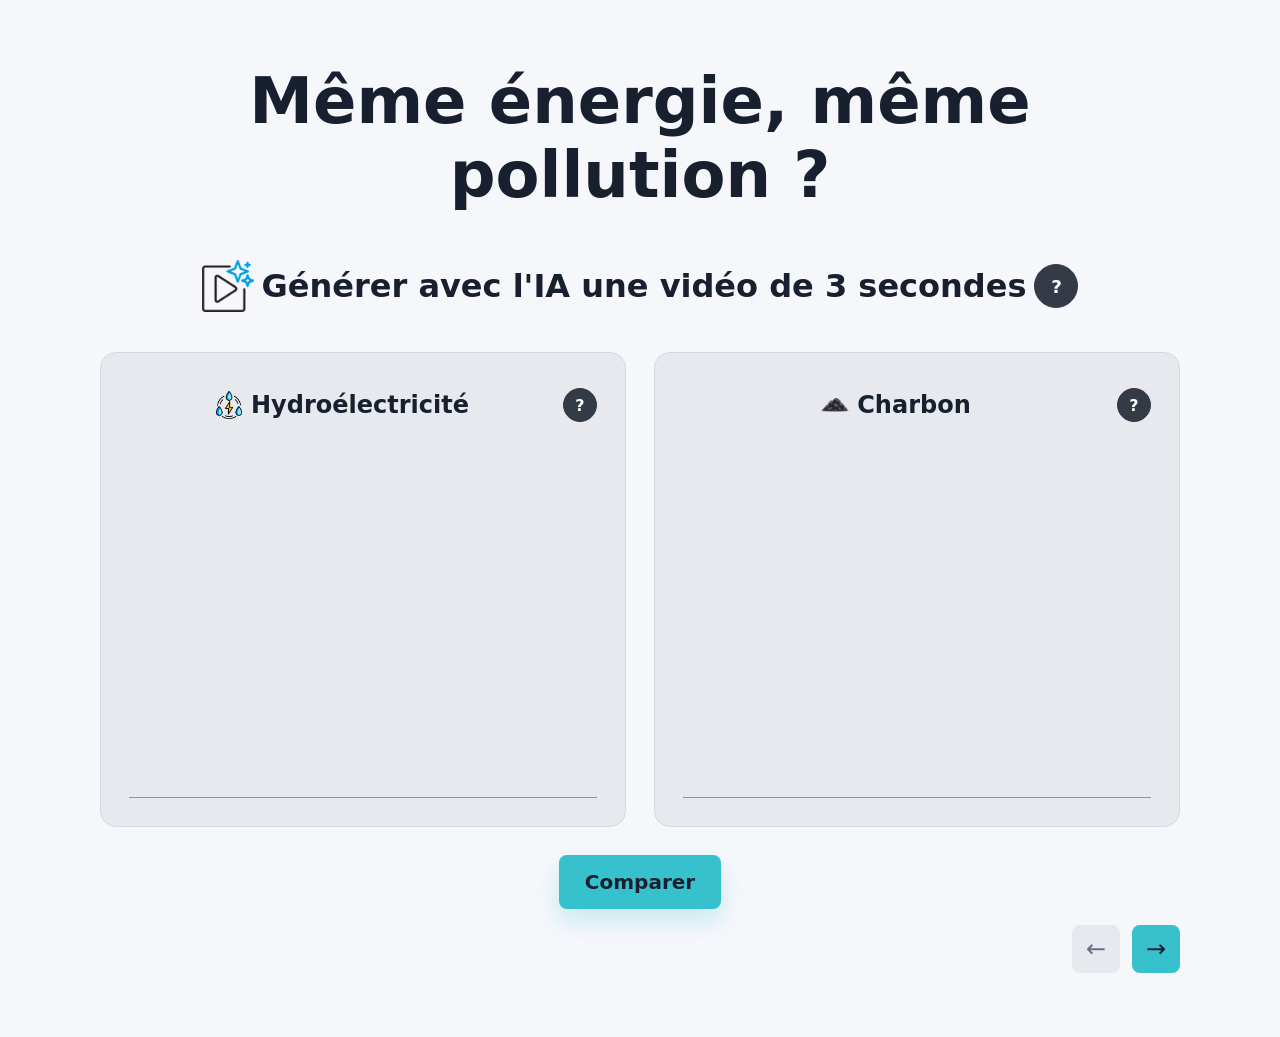
<file: pollution-activite.html>
<!doctype html>
<html lang="fr">
<head>
    <meta charset="utf-8">
    <meta name="viewport" content="width=device-width, initial-scale=1">
    <title>Même énergie, même pollution&nbsp;?</title>
    <link rel="stylesheet" href="styles.css">
    <script src="scripts/activites.js" defer></script>
    <script src="scripts/pollution.js" defer></script>
    <script src="scripts/script.js" defer></script>
</head>
<body class="duel-page">
    <main class="duel">
        <h1>Même énergie, même pollution&nbsp;?</h1>
        <form class="duel-columns" id="duel-form" data-pollution>
            <div class="pollution-activity">
                <div class="activity-picker">
                    <h2 class="duel-activity"><img class="activity-icon" alt=""><span></span></h2>
                    <select hidden disabled aria-label="Activité" required>
                        <button type="button"><selectedcontent></selectedcontent></button>
                    </select>
                    <details class="activity-help" hidden>
                        <summary aria-label="Détails sur l’activité">?</summary>
                        <div class="activity-message"></div>
                    </details>
                </div>
            </div>
            <section class="duel-side" aria-label="Côté gauche">
                <div class="activity-picker">
                    <h2 class="duel-activity" id="duel-left"><img class="activity-icon" alt=""><span></span></h2>
                    <select hidden disabled id="source-left" aria-label="Source d’électricité de gauche" required>
                        <button type="button"><selectedcontent></selectedcontent></button>
                    </select>
                    <details class="activity-help" hidden>
                        <summary aria-label="Détails sur la source de gauche">?</summary>
                        <div class="activity-message"></div>
                    </details>
                </div>
                <div class="duel-chart">
                    <div class="energy-bar" aria-hidden="true"></div>
                    <output class="energy-value" aria-label="Émissions du côté gauche"></output>
                    <div class="energy-factor"><output class="energy-factor-badge" hidden></output></div>
                </div>
            </section>
            <section class="duel-side" aria-label="Côté droit">
                <div class="activity-picker">
                    <h2 class="duel-activity" id="duel-right"><img class="activity-icon" alt=""><span></span></h2>
                    <select hidden disabled id="source-right" aria-label="Source d’électricité de droite" required>
                        <button type="button"><selectedcontent></selectedcontent></button>
                    </select>
                    <details class="activity-help" hidden>
                        <summary aria-label="Détails sur la source de droite">?</summary>
                        <div class="activity-message"></div>
                    </details>
                </div>
                <div class="duel-chart">
                    <div class="energy-bar" aria-hidden="true"></div>
                    <output class="energy-value" aria-label="Émissions du côté droit"></output>
                    <div class="energy-factor"><output class="energy-factor-badge" hidden></output></div>
                </div>
            </section>
            <button class="primary-button duel-compare" type="submit">Comparer</button>
        </form>
        <nav class="duel-navigation" aria-label="Navigation entre les comparaisons">
            <a class="duel-arrow" id="duel-previous" aria-label="Comparaison précédente">←</a>
            <a class="duel-arrow" id="duel-next" aria-label="Comparaison suivante">→</a>
        </nav>
    </main>
</body>
</html>
</file>
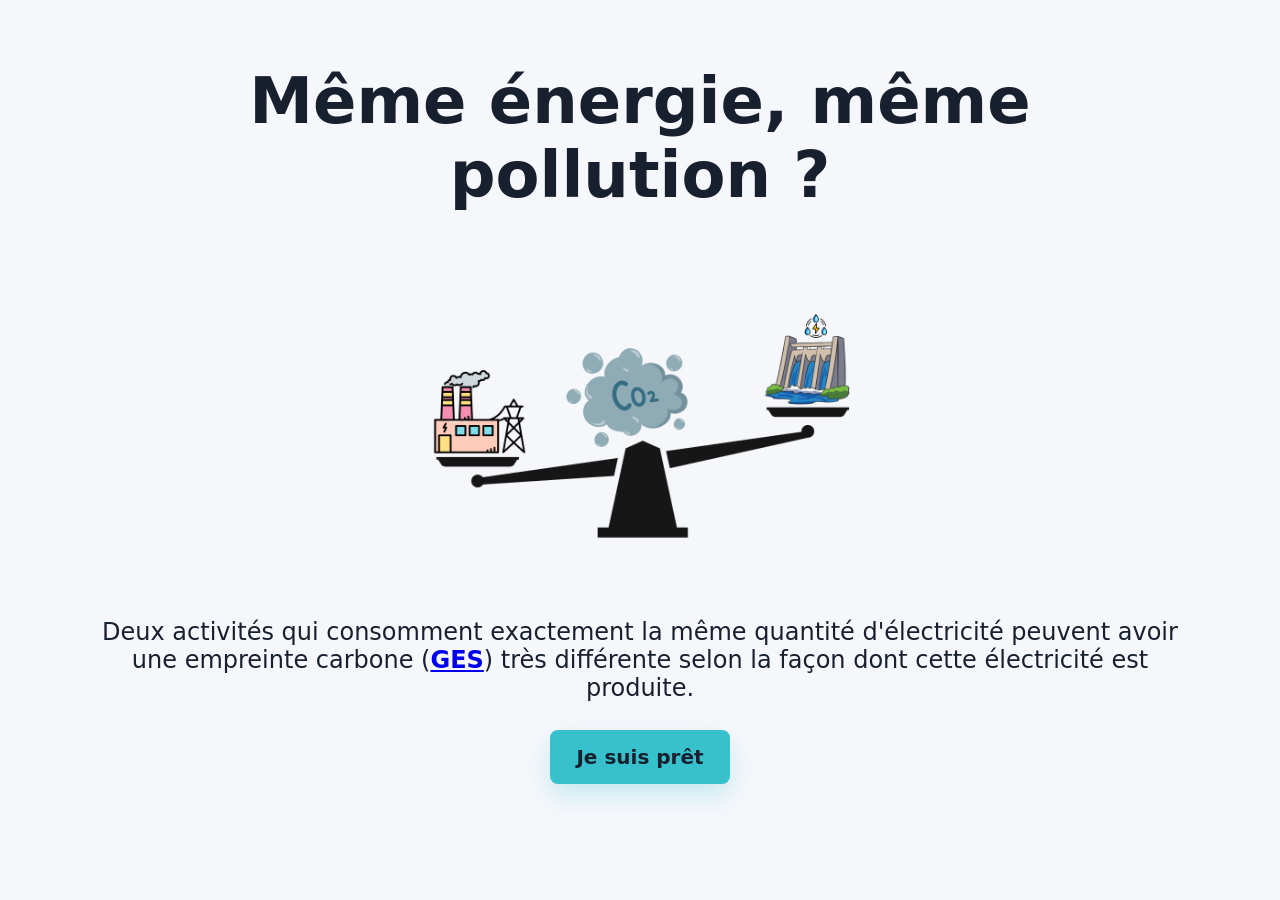
<file: pollution.html>
<!doctype html>
<html lang="fr">
<head>
    <meta charset="utf-8">
    <meta name="viewport" content="width=device-width, initial-scale=1">
    <title>Même énergie, même pollution ?</title>
    <link rel="stylesheet" href="styles.css">
    <script src="scripts/script.js" defer></script>
</head>
<body class="duel-page">
    <main class="duel duel-intro">
        <h1>Même énergie, même pollution&nbsp;?</h1>
        <img src="images/pollution.png" alt="">
        <p>Deux activités qui consomment exactement la même quantité d'électricité peuvent avoir une empreinte carbone (<a href="images/GES.png" data-dialog="ges-dialog" aria-haspopup="dialog"><strong>GES</strong></a>) très différente selon la façon dont cette électricité est produite.</p>
        <a class="primary-button intro-ready" href="pollution-activite.html">Je suis prêt</a>
        <dialog class="intro-dialog" id="ges-dialog" aria-labelledby="ges-dialog-title">
            <header class="dialog-header">
                <h2 id="ges-dialog-title">Gaz à effet de serre (GES)</h2>
                <form method="dialog"><button type="submit" autofocus>Fermer</button></form>
            </header>
            <img src="images/GES.png" alt="Illustration sur les gaz à effet de serre" width="1752" height="897">
        </dialog>
    </main>
</body>
</html>
</file>
<file: styles.css>
:root {
    --estime-blue: #36c1cc;
    --estime-purple: #512873;
    --estime-yellow: #fed13f;
}

body {
    margin: 0;
    background-color: #fff;
}

.welcome-page {
    display: grid;
    grid-template-rows: auto 1fr;
    min-height: 100vh;
    min-height: 100svh;
    padding-inline: 24px;
    background-color: #f6f7fb;
    color: #18202f;
    font-family: Inter, system-ui, sans-serif;
    text-align: center;
}

.welcome-header img {
    display: block;
    width: min(460px, 100%);
    height: auto;
    margin-inline: auto;
}

.welcome-content {
    align-self: center;
    padding-bottom: clamp(32px, 12vh, 120px);
}

.welcome-content h1 {
    margin: 0;
    font-size: clamp(2rem, 6vw, 4rem);
    line-height: 1.1;
}

.welcome-content p {
    margin: 16px 0 28px;
    color: #46546b;
    font-size: clamp(1rem, 2.7vw, 1.35rem);
}

.primary-button {
    display: inline-grid;
    min-height: 54px;
    place-items: center;
    padding-inline: 26px;
    border-radius: 8px;
    background-color: var(--estime-blue);
    color: #18202f;
    font-weight: 800;
    text-decoration: none;
    box-shadow: 0 12px 24px rgba(54, 193, 204, 0.24);
}

.primary-button:hover {
    background-color: #2eb2bd;
}

.primary-button:focus-visible {
    outline: 3px solid #18202f;
    outline-offset: 4px;
}

.welcome-challenges {
    display: grid;
    gap: 14px;
    width: min(100%, 580px);
    margin: 80px auto 0;
}

.welcome-challenges .primary-button {
    min-height: 56px;
    padding: 6px 16px;
    background-color: var(--estime-yellow);
    box-shadow: 0 12px 24px rgb(254 209 63 / 24%);
    font-size: clamp(1.05rem, 3vw, 1.4rem);
}

.welcome-challenges .primary-button:hover {
    background-color: #f0be26;
}

.welcome-button-with-icon {
    --welcome-icon-column: clamp(36px, 13vw, 72px);
    grid-template-columns: var(--welcome-icon-column) minmax(0, 1fr) var(--welcome-icon-column);
    column-gap: clamp(4px, 1.5vw, 12px);
}

.welcome-button-with-icon span {
    grid-column: 2;
    overflow-wrap: anywhere;
}

.welcome-button-with-icon img {
    grid-column: 3;
    justify-self: end;
    width: min(100%, 72px);
    height: 52px;
    object-fit: contain;
}

.duel-page {
    min-height: 100vh;
    background: #f6f7fb;
    color: #18202f;
    font-family: Inter, system-ui, sans-serif;
}

.duel {
    max-width: 1080px;
    margin-inline: auto;
    padding: clamp(24px, 5vw, 64px) clamp(12px, 4vw, 32px);
}

.duel h1 {
    margin: 0 0 clamp(24px, 5vw, 48px);
    font-size: clamp(2rem, 6vw, 4rem);
    text-align: center;
}

.duel-intro {
    text-align: center;
}

.duel-intro > img {
    display: block;
    width: min(100%, 440px);
    max-height: 42vh;
    object-fit: contain;
    margin-inline: auto;
}

.day-intro-actions {
    display: grid;
    gap: 14px;
    width: min(100%, 420px);
    margin: 28px auto 0;
}

.day-intro-actions .primary-button {
    box-sizing: border-box;
    max-width: 100%;
    padding-block: 8px;
}

.day-return {
    display: flex;
    justify-content: flex-end;
    margin-top: 24px;
}

.day-builder-return {
    padding: 0 16px 16px;
}

.intro-dialog {
    box-sizing: border-box;
    width: min(900px, calc(100% - 32px));
    padding: 16px;
    border: 0;
    border-radius: 12px;
}

.intro-dialog::backdrop {
    background: rgb(24 32 47 / 65%);
}

.dialog-header {
    display: grid;
    grid-template-columns: minmax(5rem, 1fr) minmax(0, max-content) minmax(5rem, 1fr);
    align-items: center;
    gap: 8px;
    margin-bottom: 16px;
    text-align: center;
}

.dialog-header h2 {
    grid-column: 2;
    margin: 0;
    font-size: clamp(1.25rem, 4vw, 1.75rem);
}

.dialog-header form {
    grid-column: 3;
    justify-self: end;
    margin: 0;
}

.intro-dialog button {
    padding: 8px 14px;
    border: 1px solid #8a96a8;
    border-radius: 8px;
    background: #fff;
    color: #18202f;
    cursor: pointer;
    font: inherit;
}

.intro-dialog > img {
    display: block;
    width: 100%;
    height: auto;
    max-height: 75vh;
    object-fit: contain;
}

.duel-intro p {
    margin: 28px 0;
    font-size: clamp(1.125rem, 3vw, 1.5rem);
}

.duel-ready,
.intro-ready {
    font-size: 1.25rem;
}

.duel-activity {
    display: flex;
    align-items: center;
    justify-content: center;
    gap: 8px;
    min-height: 48px;
    margin: 0;
    text-align: center;
    font-size: clamp(1rem, 2.6vw, 1.5rem);
    overflow-wrap: anywhere;
}

.duel-activity[hidden],
.activity-picker select[hidden] {
    display: none;
}

.activity-picker .duel-activity {
    flex: 1;
    min-width: 0;
}

.pollution-activity {
    grid-column: 1 / -1;
    display: flex;
    align-items: center;
    justify-content: center;
    gap: 8px 12px;
    margin-bottom: 12px;
    font-weight: 700;
}

.pollution-activity .activity-picker {
    min-width: 0;
    max-width: 100%;
}

.pollution-activity .duel-activity,
.pollution-activity select {
    font-size: clamp(1.25rem, 3.5vw, 2rem);
}

.pollution-activity .activity-icon {
    width: clamp(32px, 6vw, 52px);
    height: clamp(32px, 6vw, 52px);
}

.pollution-activity .activity-help summary {
    width: clamp(32px, 5vw, 42px);
    height: clamp(32px, 5vw, 42px);
    font-size: 1.15rem;
}

.duel-navigation {
    display: flex;
    justify-content: flex-end;
    gap: 12px;
    margin-top: 16px;
}

.duel-arrow {
    display: grid;
    width: 48px;
    height: 48px;
    place-items: center;
    border-radius: 8px;
    background: var(--estime-blue);
    color: #18202f;
    text-decoration: none;
    font-size: 1.5rem;
}

.duel-arrow[aria-disabled="true"] {
    background: #e7e9ee;
    color: #647084;
}

.duel-columns {
    display: grid;
    grid-template-columns: repeat(2, minmax(0, 1fr));
    gap: clamp(8px, 3vw, 28px);
}

.duel-side {
    display: grid;
    gap: 12px;
    padding: clamp(8px, 3vw, 28px);
    border: 1px solid #d3d9e2;
    border-radius: 16px;
    background: #e7e9ee;
    --bar-color: #2563eb;
}

.duel-side + .duel-side {
    --bar-color: #12805c;
}

.activity-picker {
    position: relative;
    display: flex;
    align-items: center;
    gap: 8px;
}

.activity-icon {
    flex: none;
    width: 28px;
    height: 28px;
    object-fit: contain;
}

.activity-help summary {
    display: grid;
    width: 32px;
    height: 32px;
    place-items: center;
    border: 1px solid #343a46;
    border-radius: 50%;
    background: #343a46;
    color: #fff;
    cursor: pointer;
    font-weight: 800;
}

.activity-help summary:hover,
.activity-help summary:focus-visible {
    background: #20242d;
}

.activity-help summary::-webkit-details-marker {
    display: none;
}

.activity-message {
    position: absolute;
    z-index: 1;
    inset-inline-end: 0;
    box-sizing: border-box;
    width: min(100%, 300px);
    padding: 12px;
    border-radius: 8px;
    background: #18202f;
    color: #fff;
    font-size: 0.95rem;
    line-height: 1.4;
    white-space: pre-wrap;
    overflow-wrap: anywhere;
}

.activity-message strong {
    font-size: 1.1em;
}

.activity-help:hover::details-content,
.activity-help:focus-within::details-content {
    content-visibility: visible;
}

.activity-picker select {
    box-sizing: border-box;
    flex: 1;
    min-width: 0;
    min-height: 48px;
    padding-inline: 44px 10px;
    border: 1px solid #8a96a8;
    border-radius: 8px;
    background: #fff var(--activity-icon, none) no-repeat left 8px center / 28px 28px;
    color: inherit;
    font: inherit;
    font-weight: 700;
}

@supports not ((appearance: base-select) and selector(::picker(select))) {
    .pollution-activity select {
        min-height: 56px;
        padding-inline-start: 50px;
        background-size: 36px 36px;
    }
}

@supports (appearance: base-select) and selector(::picker(select)) {
    .activity-picker select,
    .activity-picker select::picker(select) {
        appearance: base-select;
    }

    .activity-picker select {
        align-items: center;
        padding-inline: 8px;
    }

    .activity-picker selectedcontent,
    .activity-picker option {
        display: flex;
        align-items: center;
        gap: 8px;
        min-width: 0;
        overflow-wrap: anywhere;
        white-space: normal;
    }

    .activity-picker select::picker(select) {
        max-width: calc(100vw - 24px);
    }
}

.duel-chart {
    position: relative;
    height: clamp(160px, 36vh, 320px);
    margin-top: 36px;
    border-bottom: 1px solid #8a96a8;
    --bar-height: 0%;
}

.energy-bar, .energy-value {
    position: absolute;
    left: 50%;
    translate: -50%;
}

.energy-bar {
    bottom: 0;
    width: min(55%, 112px);
    height: var(--bar-height);
    border-radius: 8px 8px 0 0;
    background: var(--bar-color);
    transform-origin: bottom;
}

.duel-chart[data-consumption="lower"] {
    --bar-color: #12805c;
}

.duel-chart[data-consumption="higher"] {
    --bar-color: #d01928;
}

.duel-chart[data-consumption="equal"] {
    --bar-color: #647084;
}

.energy-bike {
    min-height: 1.25em;
    color: #647084;
    font-size: 0.875rem;
    text-align: center;
    white-space: nowrap;
}

.energy-bike svg {
    width: 1.15em;
    height: 1em;
    margin-inline-end: 0.3em;
    vertical-align: -0.12em;
}

.energy-bike:has(span:empty) svg {
    visibility: hidden;
}

.duel-chart[data-consumption="lower"] + .energy-bike {
    color: #076044;
}

.duel-chart[data-consumption="higher"] + .energy-bike {
    color: #ac1523;
}

.energy-value {
    bottom: calc(var(--bar-height) + 8px);
    font-weight: 800;
    white-space: nowrap;
}

[data-preset] .duel-chart,
[data-pollution] .duel-chart {
    --bar-width: min(40%, 112px);
}

[data-preset] .energy-bar,
[data-pollution] .energy-bar {
    width: var(--bar-width);
}

.energy-factor {
    position: absolute;
    inset-block-start: 50%;
    inset-inline-end: 0;
    display: flex;
    justify-content: flex-end;
    width: calc((100% - var(--bar-width)) / 2);
    transform: translateY(-50%);
}

.duel-side + .duel-side .energy-factor {
    inset-inline: 0 auto;
    justify-content: flex-start;
}

.energy-factor-badge {
    display: grid;
    width: clamp(44px, 10vw, 90px);
    justify-items: center;
    gap: 0;
    color: #18202f;
    font-size: clamp(0.95rem, 2.6vw, 1.5rem);
    font-weight: 800;
    line-height: 1;
    white-space: nowrap;
}

.energy-factor-badge[hidden] {
    display: none;
}

.energy-factor-badge::before {
    width: 100%;
    aspect-ratio: 1.12;
    background: url("images/attention.png") center / contain no-repeat;
    content: "";
}

.duel-compare {
    grid-column: 1 / -1;
    justify-self: center;
    border: 0;
    cursor: pointer;
    font-family: inherit;
    font-size: 1.25rem;
}

.alex-day {
    --alex-digital: var(--estime-purple);
    --alex-ai: #e8194f;
    --alex-offline: var(--estime-blue);
    max-width: 820px;
}

.alex-intro {
    margin-bottom: 40px;
    text-align: center;
}

.alex-intro p {
    max-width: 65ch;
    margin: 0 auto;
    color: #46546b;
    font-size: 1.15rem;
    line-height: 1.65;
}

.alex-timeline {
    display: grid;
    gap: 20px;
    margin: 0 0 32px 9px;
    padding: 0 0 0 23px;
    border-inline-start: 2px solid #9acbd0;
    list-style: none;
}

.alex-event {
    position: relative;
    padding: clamp(14px, 3vw, 24px);
    border: 1px solid #d3d9e2;
    border-radius: 12px;
    background: #fff;
}

.alex-event::before {
    position: absolute;
    inset-block-start: 23px;
    inset-inline-start: -32px;
    width: 12px;
    height: 12px;
    border: 2px solid #fff;
    border-radius: 50%;
    background: var(--alex-digital);
    content: "";
}

.alex-event h2 {
    margin: 8px 0 0;
    font-size: clamp(1.2rem, 3vw, 1.5rem);
}

.alex-time {
    margin-inline-end: 10px;
    color: #08788b;
    font-weight: 800;
}

.alex-place {
    color: #46546b;
    font-size: 0.9rem;
}

.alex-event-details p {
    margin: 12px 0 8px;
    line-height: 1.55;
}

.alex-tag {
    --category-color: var(--alex-digital);
}

.alex-day .alex-tag[data-category="offline"] {
    color: #08788b;
}

.alex-day [data-category="ai"] {
    --category-color: var(--alex-ai);
}

.alex-day [data-category="offline"] {
    --category-color: var(--alex-offline);
}

.alex-tag {
    display: inline-block;
    padding: 4px 9px;
    border: 1px solid currentColor;
    border-radius: 8px;
    color: var(--category-color);
    font-size: 0.9rem;
    font-weight: 700;
}

.alex-actions {
    display: flex;
    flex-wrap: wrap;
    justify-content: center;
    gap: 12px;
}

.alex-actions button {
    border: 0;
    font-family: inherit;
    font-size: 1rem;
    cursor: pointer;
}

.alex-dialog {
    max-width: 820px;
    height: min(620px, calc(100dvh - 32px));
    padding: clamp(16px, 4vw, 28px);
    color: #18202f;
}

.alex-dialog h2 {
    font-size: clamp(1.65rem, 5vw, 2.5rem);
}

.alex-energy-dialog .day-figure {
    margin-block: 4px 0;
}

.alex-energy-dialog small {
    color: #46546b;
}

.energy-segment-tooltip {
    position: absolute;
    z-index: 2;
    bottom: calc(100% + 5px);
    max-width: 100%;
    padding: 5px 9px;
    border-radius: 6px;
    background: #18202f;
    color: #fff;
    font-size: 0.85rem;
    translate: -50% 0;
    pointer-events: none;
}

.day-energy-segments span:focus-visible {
    outline: 2px solid #18202f;
    outline-offset: -2px;
}

.alex-segment-legend {
    display: flex;
    flex-wrap: wrap;
    gap: 6px 16px;
    margin: 10px 0 0;
    padding: 0;
    list-style: none;
}

.alex-segment-legend li {
    display: flex;
    align-items: center;
    gap: 6px;
    font-size: 0.85rem;
}

.alex-segment-legend li::before {
    flex: none;
    width: 9px;
    height: 9px;
    border-radius: 2px;
    background: var(--segment-color);
    content: "";
}

.alex-connected-fill {
    display: grid;
    place-items: center;
    color: #fff;
    font-size: 0.84rem;
    font-weight: 800;
    white-space: nowrap;
}

.day-builder {
    box-sizing: border-box;
    max-width: 820px;
    margin: 24px auto;
    padding: clamp(14px, 4vw, 30px);
    border: 1px solid #dfe5ee;
    border-radius: 16px;
    background: #fff;
}

.day-builder [hidden] {
    display: none;
}

.day-builder-intro,
#day-summary-title,
.day-summary-key,
.day-summary-result {
    text-align: center;
}

.day-builder-intro h1 {
    margin: 0;
    font-size: clamp(1.5rem, 4vw, 2.25rem);
}

.day-builder-intro p {
    margin: 10px 0 12px;
    color: #46546b;
}

#day-mode {
    color: var(--estime-purple);
}

.day-builder-section {
    margin-top: 18px;
    padding-top: 17px;
    border-top: 1px solid #dfe5ee;
}

.day-builder-section h2 {
    margin: 0;
    font-size: 1.2rem;
}

.day-builder-row {
    display: flex;
    flex-wrap: wrap;
    justify-content: space-between;
    align-items: center;
    gap: 8px 12px;
}

.day-builder small,
.day-source-control label,
.day-summary-key {
    color: #46546b;
}

.day-figure {
    display: block;
    margin-top: 4px;
    font-size: clamp(1.5rem, 4vw, 2rem);
    font-weight: 800;
    font-variant-numeric: tabular-nums;
}

.day-builder-bike {
    text-align: center;
    font-weight: 700;
}

.day-builder-bike svg {
    width: 1.25em;
    height: 1em;
    vertical-align: -0.12em;
}

.day-builder-bike small,
.day-source-control label,
.day-source-control small {
    display: block;
    font-weight: 400;
}

.day-source-control label {
    margin-bottom: 4px;
    font-size: 0.88rem;
}

.day-builder :is(#day-budget, .day-step, .day-secondary) {
    border: 1px solid #8a96a8;
    border-radius: 8px;
    background: #fff;
    color: inherit;
    font: inherit;
}

.day-builder select {
    max-width: 100%;
}

#day-budget {
    padding: 6px;
}

.day-builder button {
    cursor: pointer;
}

.day-builder button:disabled {
    opacity: 0.45;
    cursor: default;
}

.day-builder :is(button, select):focus-visible {
    outline: 3px solid var(--estime-purple);
    outline-offset: 2px;
}

.day-meter {
    position: relative;
    height: 24px;
    margin: 12px 0 8px;
    border-radius: 6px;
    background: #d9d9d9;
}

.day-meter-with-target {
    margin-top: 34px;
}

.day-meter-fill,
.day-energy-segments {
    height: 100%;
    border-radius: inherit;
}

.day-energy-segments {
    display: flex;
    overflow: hidden;
}

.day-energy-segments span {
    flex-shrink: 0;
}

.day-meter-fill {
    background: #555;
}

.day-target-marker,
.day-target-label {
    position: absolute;
    translate: -50% 0;
}

.day-target-marker {
    inset-block: -3px;
    left: var(--day-target);
    width: 3px;
    background: #fff;
    box-shadow: 0 0 0 1px #555;
    pointer-events: none;
}

.day-target-label {
    bottom: calc(100% + 7px);
    left: clamp(64px, var(--day-target), calc(100% - 64px));
    font-size: 0.78rem;
    white-space: nowrap;
}

.day-time-percent {
    position: absolute;
    top: 50%;
    translate: 0 -50%;
    color: #343a46;
    font-size: 0.84rem;
    font-weight: 800;
    white-space: nowrap;
}

.day-percent-inside .day-time-percent {
    translate: -50% -50%;
    color: #fff;
}

.day-builder .day-error {
    color: #a32220;
}

.day-builder .day-success {
    color: #166544;
}

#day-time-warning {
    margin: 8px 0 0;
}

.day-original {
    margin-top: 10px;
}

.day-activity {
    display: grid;
    grid-template-columns: 5px minmax(0, 1fr) 36px 60px 36px minmax(54px, 86px);
    align-items: center;
    gap: 8px;
    min-height: 50px;
    padding: 5px 0;
    border-bottom: 1px solid #edf0f5;
}

.day-activity-stripe {
    align-self: stretch;
    border-radius: 4px;
    background: var(--activity-color);
}

.day-activity-name {
    display: flex;
    align-items: center;
    gap: 8px;
    overflow-wrap: anywhere;
}

.day-activity-name img {
    flex: none;
    width: 28px;
    height: 28px;
    object-fit: contain;
}

.day-activity-name small {
    display: block;
    margin-top: 3px;
    font-size: 0.78rem;
}

.day-step {
    min-height: 36px;
    padding: 0;
    font-weight: 800;
}

.day-step:hover:not(:disabled),
.day-secondary:hover {
    background: #edf5f6;
}

.day-activity-ai {
    grid-template-columns: 5px minmax(0, 1fr) 36px 60px 36px 64px minmax(54px, 86px);
}

.day-activity-head {
    min-height: 0;
    margin-top: 10px;
    border-bottom: 0;
    font-weight: 700;
}

.day-activity-head .day-activity-quantity {
    grid-column: 4;
}

.day-activity-head .day-activity-duration {
    grid-column: 6;
}

.day-activity-head .day-activity-energy {
    grid-column: 6;
}

.day-activity-ai.day-activity-head .day-activity-energy {
    grid-column: 7;
}

.day-activity.alex-activity-row {
    grid-template-columns: 5px minmax(0, 1fr) 4rem minmax(3.5rem, 5rem);
}

.alex-activity-row .day-activity-duration {
    grid-column: 3;
}

.alex-activity-row .day-activity-energy {
    grid-column: 4;
}

.day-activity-duration,
.day-activity-quantity,
.day-activity-energy {
    white-space: nowrap;
    font-size: 0.9rem;
    font-variant-numeric: tabular-nums;
}

.day-activity-quantity {
    text-align: center;
}

.day-activity-duration,
.day-activity-quantity {
    white-space: normal;
}

.day-activity-duration,
.day-activity-energy {
    text-align: right;
}

.day-builder-actions button {
    box-sizing: border-box;
    width: 100%;
    min-height: 44px;
    margin-top: 8px;
    padding: 8px 12px;
    font-family: inherit;
    font-size: 1rem;
}

.day-builder-actions .primary-button {
    border: 0;
}

.day-panel {
    margin-top: 14px;
    padding: 16px;
    border: 1px solid #dfe5ee;
    border-radius: 12px;
}

.day-panel h2 {
    text-align: center;
}

.day-confirmation-values {
    display: grid;
    grid-template-columns: repeat(2, minmax(0, 1fr));
    gap: 12px;
    text-align: center;
}

.day-confirmation-values strong {
    display: block;
    margin: 4px 0;
    font-size: clamp(1.1rem, 4vw, 1.6rem);
}

.day-comparison {
    margin-top: 16px;
}

.day-comparison h3 {
    margin: 0;
    font-size: 1rem;
}

.day-comparison-line {
    display: grid;
    grid-template-columns: 3rem minmax(0, 1fr) 6.6rem;
    align-items: center;
    gap: 8px;
    margin-top: 6px;
    font-size: 0.88rem;
}

.day-comparison-line .day-meter {
    height: 16px;
    margin: 0;
    background: transparent;
}

.day-comparison-before .day-meter-fill {
    background: #a5a5a5;
}

.day-summary-result {
    font-size: 1.2rem;
    font-weight: 800;
}

@media (max-width: 560px) {
    .day-builder {
        margin: 0;
        border-radius: 0;
    }

    .day-activity {
        grid-template-columns: 4px minmax(0, 1fr) 32px 44px 32px 52px;
        gap: 4px;
        font-size: 0.85rem;
    }

    .day-activity-ai {
        grid-template-columns: 4px minmax(0, 1fr) 32px 44px 32px 48px 52px;
    }

    .day-activity-name {
        gap: 5px;
    }

    .day-activity-name img {
        width: 20px;
        height: 20px;
    }

    .day-activity-duration,
    .day-activity-quantity,
    .day-activity-energy {
        font-size: 0.75rem;
    }
}
</file>
